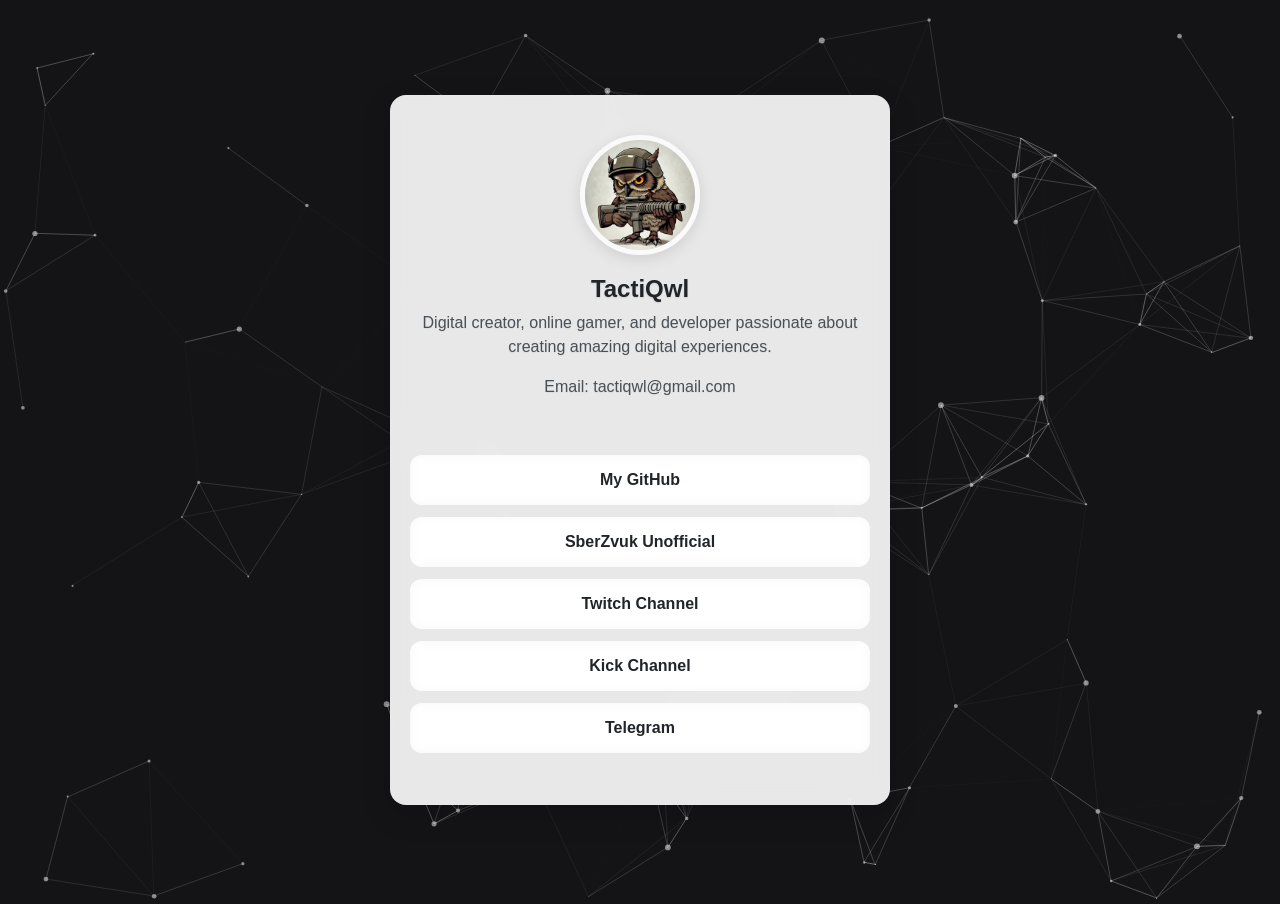
<file: index.html>
<!DOCTYPE html>
<html lang="en">
  <head>
    <meta charset="UTF-8" />
    <meta name="viewport" content="width=device-width, initial-scale=1.0" />
    <title>My LinkTree</title>
    <style>
      * {
        margin: 0;
        padding: 0;
        box-sizing: border-box;
        font-family: "Segoe UI", Tahoma, Geneva, Verdana, sans-serif;
      }

      body {
        background-color: #141416;
        color: #333;
        display: flex;
        justify-content: center;
        align-items: center;
        min-height: 100vh;
        padding: 20px;
        overflow: hidden;
        position: relative;
      }

      #particles-js {
        position: absolute;
        width: 100%;
        height: 100%;
        top: 0;
        left: 0;
        z-index: 1;
      }

      .container {
        width: 100%;
        max-width: 500px;
        text-align: center;
        background-color: rgba(255, 255, 255, 0.9);
        backdrop-filter: blur(10px);
        border-radius: 16px;
        box-shadow: 0 10px 30px rgba(0, 0, 0, 0.15);
        overflow: hidden;
        position: relative;
        z-index: 2;
      }

      .profile-section {
        padding: 40px 20px 20px;
      }

      .profile-img {
        width: 120px;
        height: 120px;
        border-radius: 50%;
        object-fit: cover;
        border: 5px solid rgba(255, 255, 255, 0.8);
        margin-bottom: 16px;
        box-shadow: 0 4px 15px rgba(0, 0, 0, 0.1);
      }

      .name {
        font-size: 24px;
        font-weight: 700;
        margin-bottom: 8px;
        color: #212529;
        text-shadow: 0 1px 2px rgba(0, 0, 0, 0.1);
      }

      .bio {
        font-size: 16px;
        color: #495057;
        margin-bottom: 16px;
        line-height: 1.5;
        text-shadow: 0 1px 1px rgba(0, 0, 0, 0.05);
      }

      .links-section {
        padding: 20px;
      }

      .link-item {
        display: block;
        width: 100%;
        padding: 16px 20px;
        margin-bottom: 12px;
        background-color: rgba(255, 255, 255, 0.7);
        border: none;
        border-radius: 12px;
        font-size: 16px;
        font-weight: 600;
        color: #212529;
        text-decoration: none;
        transition: all 0.3s ease;
        cursor: pointer;
        backdrop-filter: blur(5px);
      }

      .link-item:hover {
        background-color: rgba(255, 255, 255, 0.9);
        transform: translateY(-2px);
        box-shadow: 0 8px 20px rgba(0, 0, 0, 0.12);
      }

      .link-item:last-child {
        margin-bottom: 0;
      }

      .social-icons {
        display: flex;
        justify-content: center;
        gap: 16px;
        padding: 20px;
        border-top: 1px solid rgba(255, 255, 255, 0.3);
      }

      .social-icon {
        width: 40px;
        height: 40px;
        border-radius: 50%;
        background-color: rgba(255, 255, 255, 0.7);
        display: flex;
        align-items: center;
        justify-content: center;
        color: #495057;
        text-decoration: none;
        transition: all 0.3s ease;
        backdrop-filter: blur(5px);
      }

      .social-icon:hover {
        background-color: #0d6efd;
        color: white;
        transform: translateY(-3px);
        box-shadow: 0 4px 12px rgba(0, 0, 0, 0.15);
      }

      @media (max-width: 480px) {
        .container {
          border-radius: 12px;
          background-color: rgba(255, 255, 255, 0.95);
        }

        .profile-img {
          width: 100px;
          height: 100px;
        }

        .name {
          font-size: 20px;
        }

        .bio {
          font-size: 14px;
        }

        .link-item {
          padding: 14px 16px;
          font-size: 15px;
        }
      }
    </style>
  </head>
  <body>
    <script type="text/javascript">function hexToRgb(e){var a=/^#?([a-f\d])([a-f\d])([a-f\d])$/i;e=e.replace(a,function(e,a,t,i){return a+a+t+t+i+i});var t=/^#?([a-f\d]{2})([a-f\d]{2})([a-f\d]{2})$/i.exec(e);return t?{r:parseInt(t[1],16),g:parseInt(t[2],16),b:parseInt(t[3],16)}:null}function clamp(e,a,t){return Math.min(Math.max(e,a),t)}function isInArray(e,a){return a.indexOf(e)>-1}var pJS=function(e,a){var t=document.querySelector("#"+e+" > .particles-js-canvas-el");this.pJS={canvas:{el:t,w:t.offsetWidth,h:t.offsetHeight},particles:{number:{value:400,density:{enable:!0,value_area:800}},color:{value:"#fff"},shape:{type:"circle",stroke:{width:0,color:"#ff0000"},polygon:{nb_sides:5},image:{src:"",width:100,height:100}},opacity:{value:1,random:!1,anim:{enable:!1,speed:2,opacity_min:0,sync:!1}},size:{value:20,random:!1,anim:{enable:!1,speed:20,size_min:0,sync:!1}},line_linked:{enable:!0,distance:100,color:"#fff",opacity:1,width:1},move:{enable:!0,speed:2,direction:"none",random:!1,straight:!1,out_mode:"out",bounce:!1,attract:{enable:!1,rotateX:3e3,rotateY:3e3}},array:[]},interactivity:{detect_on:"canvas",events:{onhover:{enable:!0,mode:"grab"},onclick:{enable:!0,mode:"push"},resize:!0},modes:{grab:{distance:100,line_linked:{opacity:1}},bubble:{distance:200,size:80,duration:.4},repulse:{distance:200,duration:.4},push:{particles_nb:4},remove:{particles_nb:2}},mouse:{}},retina_detect:!1,fn:{interact:{},modes:{},vendors:{}},tmp:{}};var i=this.pJS;a&&Object.deepExtend(i,a),i.tmp.obj={size_value:i.particles.size.value,size_anim_speed:i.particles.size.anim.speed,move_speed:i.particles.move.speed,line_linked_distance:i.particles.line_linked.distance,line_linked_width:i.particles.line_linked.width,mode_grab_distance:i.interactivity.modes.grab.distance,mode_bubble_distance:i.interactivity.modes.bubble.distance,mode_bubble_size:i.interactivity.modes.bubble.size,mode_repulse_distance:i.interactivity.modes.repulse.distance},i.fn.retinaInit=function(){i.retina_detect&&window.devicePixelRatio>1?(i.canvas.pxratio=window.devicePixelRatio,i.tmp.retina=!0):(i.canvas.pxratio=1,i.tmp.retina=!1),i.canvas.w=i.canvas.el.offsetWidth*i.canvas.pxratio,i.canvas.h=i.canvas.el.offsetHeight*i.canvas.pxratio,i.particles.size.value=i.tmp.obj.size_value*i.canvas.pxratio,i.particles.size.anim.speed=i.tmp.obj.size_anim_speed*i.canvas.pxratio,i.particles.move.speed=i.tmp.obj.move_speed*i.canvas.pxratio,i.particles.line_linked.distance=i.tmp.obj.line_linked_distance*i.canvas.pxratio,i.interactivity.modes.grab.distance=i.tmp.obj.mode_grab_distance*i.canvas.pxratio,i.interactivity.modes.bubble.distance=i.tmp.obj.mode_bubble_distance*i.canvas.pxratio,i.particles.line_linked.width=i.tmp.obj.line_linked_width*i.canvas.pxratio,i.interactivity.modes.bubble.size=i.tmp.obj.mode_bubble_size*i.canvas.pxratio,i.interactivity.modes.repulse.distance=i.tmp.obj.mode_repulse_distance*i.canvas.pxratio},i.fn.canvasInit=function(){i.canvas.ctx=i.canvas.el.getContext("2d")},i.fn.canvasSize=function(){i.canvas.el.width=i.canvas.w,i.canvas.el.height=i.canvas.h,i&&i.interactivity.events.resize&&window.addEventListener("resize",function(){i.canvas.w=i.canvas.el.offsetWidth,i.canvas.h=i.canvas.el.offsetHeight,i.tmp.retina&&(i.canvas.w*=i.canvas.pxratio,i.canvas.h*=i.canvas.pxratio),i.canvas.el.width=i.canvas.w,i.canvas.el.height=i.canvas.h,i.particles.move.enable||(i.fn.particlesEmpty(),i.fn.particlesCreate(),i.fn.particlesDraw(),i.fn.vendors.densityAutoParticles()),i.fn.vendors.densityAutoParticles()})},i.fn.canvasPaint=function(){i.canvas.ctx.fillRect(0,0,i.canvas.w,i.canvas.h)},i.fn.canvasClear=function(){i.canvas.ctx.clearRect(0,0,i.canvas.w,i.canvas.h)},i.fn.particle=function(e,a,t){if(this.radius=(i.particles.size.random?Math.random():1)*i.particles.size.value,i.particles.size.anim.enable&&(this.size_status=!1,this.vs=i.particles.size.anim.speed/100,i.particles.size.anim.sync||(this.vs=this.vs*Math.random())),this.x=t?t.x:Math.random()*i.canvas.w,this.y=t?t.y:Math.random()*i.canvas.h,this.x>i.canvas.w-2*this.radius?this.x=this.x-this.radius:this.x<2*this.radius&&(this.x=this.x+this.radius),this.y>i.canvas.h-2*this.radius?this.y=this.y-this.radius:this.y<2*this.radius&&(this.y=this.y+this.radius),i.particles.move.bounce&&i.fn.vendors.checkOverlap(this,t),this.color={},"object"==typeof e.value)if(e.value instanceof Array){var s=e.value[Math.floor(Math.random()*i.particles.color.value.length)];this.color.rgb=hexToRgb(s)}else void 0!=e.value.r&&void 0!=e.value.g&&void 0!=e.value.b&&(this.color.rgb={r:e.value.r,g:e.value.g,b:e.value.b}),void 0!=e.value.h&&void 0!=e.value.s&&void 0!=e.value.l&&(this.color.hsl={h:e.value.h,s:e.value.s,l:e.value.l});else"random"==e.value?this.color.rgb={r:Math.floor(256*Math.random())+0,g:Math.floor(256*Math.random())+0,b:Math.floor(256*Math.random())+0}:"string"==typeof e.value&&(this.color=e,this.color.rgb=hexToRgb(this.color.value));this.opacity=(i.particles.opacity.random?Math.random():1)*i.particles.opacity.value,i.particles.opacity.anim.enable&&(this.opacity_status=!1,this.vo=i.particles.opacity.anim.speed/100,i.particles.opacity.anim.sync||(this.vo=this.vo*Math.random()));var n={};switch(i.particles.move.direction){case"top":n={x:0,y:-1};break;case"top-right":n={x:.5,y:-.5};break;case"right":n={x:1,y:-0};break;case"bottom-right":n={x:.5,y:.5};break;case"bottom":n={x:0,y:1};break;case"bottom-left":n={x:-.5,y:1};break;case"left":n={x:-1,y:0};break;case"top-left":n={x:-.5,y:-.5};break;default:n={x:0,y:0}}i.particles.move.straight?(this.vx=n.x,this.vy=n.y,i.particles.move.random&&(this.vx=this.vx*Math.random(),this.vy=this.vy*Math.random())):(this.vx=n.x+Math.random()-.5,this.vy=n.y+Math.random()-.5),this.vx_i=this.vx,this.vy_i=this.vy;var r=i.particles.shape.type;if("object"==typeof r){if(r instanceof Array){var c=r[Math.floor(Math.random()*r.length)];this.shape=c}}else this.shape=r;if("image"==this.shape){var o=i.particles.shape;this.img={src:o.image.src,ratio:o.image.width/o.image.height},this.img.ratio||(this.img.ratio=1),"svg"==i.tmp.img_type&&void 0!=i.tmp.source_svg&&(i.fn.vendors.createSvgImg(this),i.tmp.pushing&&(this.img.loaded=!1))}},i.fn.particle.prototype.draw=function(){function e(){i.canvas.ctx.drawImage(r,a.x-t,a.y-t,2*t,2*t/a.img.ratio)}var a=this;if(void 0!=a.radius_bubble)var t=a.radius_bubble;else var t=a.radius;if(void 0!=a.opacity_bubble)var s=a.opacity_bubble;else var s=a.opacity;if(a.color.rgb)var n="rgba("+a.color.rgb.r+","+a.color.rgb.g+","+a.color.rgb.b+","+s+")";else var n="hsla("+a.color.hsl.h+","+a.color.hsl.s+"%,"+a.color.hsl.l+"%,"+s+")";switch(i.canvas.ctx.fillStyle=n,i.canvas.ctx.beginPath(),a.shape){case"circle":i.canvas.ctx.arc(a.x,a.y,t,0,2*Math.PI,!1);break;case"edge":i.canvas.ctx.rect(a.x-t,a.y-t,2*t,2*t);break;case"triangle":i.fn.vendors.drawShape(i.canvas.ctx,a.x-t,a.y+t/1.66,2*t,3,2);break;case"polygon":i.fn.vendors.drawShape(i.canvas.ctx,a.x-t/(i.particles.shape.polygon.nb_sides/3.5),a.y-t/.76,2.66*t/(i.particles.shape.polygon.nb_sides/3),i.particles.shape.polygon.nb_sides,1);break;case"star":i.fn.vendors.drawShape(i.canvas.ctx,a.x-2*t/(i.particles.shape.polygon.nb_sides/4),a.y-t/1.52,2*t*2.66/(i.particles.shape.polygon.nb_sides/3),i.particles.shape.polygon.nb_sides,2);break;case"image":if("svg"==i.tmp.img_type)var r=a.img.obj;else var r=i.tmp.img_obj;r&&e()}i.canvas.ctx.closePath(),i.particles.shape.stroke.width>0&&(i.canvas.ctx.strokeStyle=i.particles.shape.stroke.color,i.canvas.ctx.lineWidth=i.particles.shape.stroke.width,i.canvas.ctx.stroke()),i.canvas.ctx.fill()},i.fn.particlesCreate=function(){for(var e=0;e<i.particles.number.value;e++)i.particles.array.push(new i.fn.particle(i.particles.color,i.particles.opacity.value))},i.fn.particlesUpdate=function(){for(var e=0;e<i.particles.array.length;e++){var a=i.particles.array[e];if(i.particles.move.enable){var t=i.particles.move.speed/2;a.x+=a.vx*t,a.y+=a.vy*t}if(i.particles.opacity.anim.enable&&(1==a.opacity_status?(a.opacity>=i.particles.opacity.value&&(a.opacity_status=!1),a.opacity+=a.vo):(a.opacity<=i.particles.opacity.anim.opacity_min&&(a.opacity_status=!0),a.opacity-=a.vo),a.opacity<0&&(a.opacity=0)),i.particles.size.anim.enable&&(1==a.size_status?(a.radius>=i.particles.size.value&&(a.size_status=!1),a.radius+=a.vs):(a.radius<=i.particles.size.anim.size_min&&(a.size_status=!0),a.radius-=a.vs),a.radius<0&&(a.radius=0)),"bounce"==i.particles.move.out_mode)var s={x_left:a.radius,x_right:i.canvas.w,y_top:a.radius,y_bottom:i.canvas.h};else var s={x_left:-a.radius,x_right:i.canvas.w+a.radius,y_top:-a.radius,y_bottom:i.canvas.h+a.radius};switch(a.x-a.radius>i.canvas.w?(a.x=s.x_left,a.y=Math.random()*i.canvas.h):a.x+a.radius<0&&(a.x=s.x_right,a.y=Math.random()*i.canvas.h),a.y-a.radius>i.canvas.h?(a.y=s.y_top,a.x=Math.random()*i.canvas.w):a.y+a.radius<0&&(a.y=s.y_bottom,a.x=Math.random()*i.canvas.w),i.particles.move.out_mode){case"bounce":a.x+a.radius>i.canvas.w?a.vx=-a.vx:a.x-a.radius<0&&(a.vx=-a.vx),a.y+a.radius>i.canvas.h?a.vy=-a.vy:a.y-a.radius<0&&(a.vy=-a.vy)}if(isInArray("grab",i.interactivity.events.onhover.mode)&&i.fn.modes.grabParticle(a),(isInArray("bubble",i.interactivity.events.onhover.mode)||isInArray("bubble",i.interactivity.events.onclick.mode))&&i.fn.modes.bubbleParticle(a),(isInArray("repulse",i.interactivity.events.onhover.mode)||isInArray("repulse",i.interactivity.events.onclick.mode))&&i.fn.modes.repulseParticle(a),i.particles.line_linked.enable||i.particles.move.attract.enable)for(var n=e+1;n<i.particles.array.length;n++){var r=i.particles.array[n];i.particles.line_linked.enable&&i.fn.interact.linkParticles(a,r),i.particles.move.attract.enable&&i.fn.interact.attractParticles(a,r),i.particles.move.bounce&&i.fn.interact.bounceParticles(a,r)}}},i.fn.particlesDraw=function(){i.canvas.ctx.clearRect(0,0,i.canvas.w,i.canvas.h),i.fn.particlesUpdate();for(var e=0;e<i.particles.array.length;e++){var a=i.particles.array[e];a.draw()}},i.fn.particlesEmpty=function(){i.particles.array=[]},i.fn.particlesRefresh=function(){cancelRequestAnimFrame(i.fn.checkAnimFrame),cancelRequestAnimFrame(i.fn.drawAnimFrame),i.tmp.source_svg=void 0,i.tmp.img_obj=void 0,i.tmp.count_svg=0,i.fn.particlesEmpty(),i.fn.canvasClear(),i.fn.vendors.start()},i.fn.interact.linkParticles=function(e,a){var t=e.x-a.x,s=e.y-a.y,n=Math.sqrt(t*t+s*s);if(n<=i.particles.line_linked.distance){var r=i.particles.line_linked.opacity-n/(1/i.particles.line_linked.opacity)/i.particles.line_linked.distance;if(r>0){var c=i.particles.line_linked.color_rgb_line;i.canvas.ctx.strokeStyle="rgba("+c.r+","+c.g+","+c.b+","+r+")",i.canvas.ctx.lineWidth=i.particles.line_linked.width,i.canvas.ctx.beginPath(),i.canvas.ctx.moveTo(e.x,e.y),i.canvas.ctx.lineTo(a.x,a.y),i.canvas.ctx.stroke(),i.canvas.ctx.closePath()}}},i.fn.interact.attractParticles=function(e,a){var t=e.x-a.x,s=e.y-a.y,n=Math.sqrt(t*t+s*s);if(n<=i.particles.line_linked.distance){var r=t/(1e3*i.particles.move.attract.rotateX),c=s/(1e3*i.particles.move.attract.rotateY);e.vx-=r,e.vy-=c,a.vx+=r,a.vy+=c}},i.fn.interact.bounceParticles=function(e,a){var t=e.x-a.x,i=e.y-a.y,s=Math.sqrt(t*t+i*i),n=e.radius+a.radius;n>=s&&(e.vx=-e.vx,e.vy=-e.vy,a.vx=-a.vx,a.vy=-a.vy)},i.fn.modes.pushParticles=function(e,a){i.tmp.pushing=!0;for(var t=0;e>t;t++)i.particles.array.push(new i.fn.particle(i.particles.color,i.particles.opacity.value,{x:a?a.pos_x:Math.random()*i.canvas.w,y:a?a.pos_y:Math.random()*i.canvas.h})),t==e-1&&(i.particles.move.enable||i.fn.particlesDraw(),i.tmp.pushing=!1)},i.fn.modes.removeParticles=function(e){i.particles.array.splice(0,e),i.particles.move.enable||i.fn.particlesDraw()},i.fn.modes.bubbleParticle=function(e){function a(){e.opacity_bubble=e.opacity,e.radius_bubble=e.radius}function t(a,t,s,n,c){if(a!=t)if(i.tmp.bubble_duration_end){if(void 0!=s){var o=n-p*(n-a)/i.interactivity.modes.bubble.duration,l=a-o;d=a+l,"size"==c&&(e.radius_bubble=d),"opacity"==c&&(e.opacity_bubble=d)}}else if(r<=i.interactivity.modes.bubble.distance){if(void 0!=s)var v=s;else var v=n;if(v!=a){var d=n-p*(n-a)/i.interactivity.modes.bubble.duration;"size"==c&&(e.radius_bubble=d),"opacity"==c&&(e.opacity_bubble=d)}}else"size"==c&&(e.radius_bubble=void 0),"opacity"==c&&(e.opacity_bubble=void 0)}if(i.interactivity.events.onhover.enable&&isInArray("bubble",i.interactivity.events.onhover.mode)){var s=e.x-i.interactivity.mouse.pos_x,n=e.y-i.interactivity.mouse.pos_y,r=Math.sqrt(s*s+n*n),c=1-r/i.interactivity.modes.bubble.distance;if(r<=i.interactivity.modes.bubble.distance){if(c>=0&&"mousemove"==i.interactivity.status){if(i.interactivity.modes.bubble.size!=i.particles.size.value)if(i.interactivity.modes.bubble.size>i.particles.size.value){var o=e.radius+i.interactivity.modes.bubble.size*c;o>=0&&(e.radius_bubble=o)}else{var l=e.radius-i.interactivity.modes.bubble.size,o=e.radius-l*c;o>0?e.radius_bubble=o:e.radius_bubble=0}if(i.interactivity.modes.bubble.opacity!=i.particles.opacity.value)if(i.interactivity.modes.bubble.opacity>i.particles.opacity.value){var v=i.interactivity.modes.bubble.opacity*c;v>e.opacity&&v<=i.interactivity.modes.bubble.opacity&&(e.opacity_bubble=v)}else{var v=e.opacity-(i.particles.opacity.value-i.interactivity.modes.bubble.opacity)*c;v<e.opacity&&v>=i.interactivity.modes.bubble.opacity&&(e.opacity_bubble=v)}}}else a();"mouseleave"==i.interactivity.status&&a()}else if(i.interactivity.events.onclick.enable&&isInArray("bubble",i.interactivity.events.onclick.mode)){if(i.tmp.bubble_clicking){var s=e.x-i.interactivity.mouse.click_pos_x,n=e.y-i.interactivity.mouse.click_pos_y,r=Math.sqrt(s*s+n*n),p=((new Date).getTime()-i.interactivity.mouse.click_time)/1e3;p>i.interactivity.modes.bubble.duration&&(i.tmp.bubble_duration_end=!0),p>2*i.interactivity.modes.bubble.duration&&(i.tmp.bubble_clicking=!1,i.tmp.bubble_duration_end=!1)}i.tmp.bubble_clicking&&(t(i.interactivity.modes.bubble.size,i.particles.size.value,e.radius_bubble,e.radius,"size"),t(i.interactivity.modes.bubble.opacity,i.particles.opacity.value,e.opacity_bubble,e.opacity,"opacity"))}},i.fn.modes.repulseParticle=function(e){function a(){var a=Math.atan2(d,p);if(e.vx=u*Math.cos(a),e.vy=u*Math.sin(a),"bounce"==i.particles.move.out_mode){var t={x:e.x+e.vx,y:e.y+e.vy};t.x+e.radius>i.canvas.w?e.vx=-e.vx:t.x-e.radius<0&&(e.vx=-e.vx),t.y+e.radius>i.canvas.h?e.vy=-e.vy:t.y-e.radius<0&&(e.vy=-e.vy)}}if(i.interactivity.events.onhover.enable&&isInArray("repulse",i.interactivity.events.onhover.mode)&&"mousemove"==i.interactivity.status){var t=e.x-i.interactivity.mouse.pos_x,s=e.y-i.interactivity.mouse.pos_y,n=Math.sqrt(t*t+s*s),r={x:t/n,y:s/n},c=i.interactivity.modes.repulse.distance,o=100,l=clamp(1/c*(-1*Math.pow(n/c,2)+1)*c*o,0,50),v={x:e.x+r.x*l,y:e.y+r.y*l};"bounce"==i.particles.move.out_mode?(v.x-e.radius>0&&v.x+e.radius<i.canvas.w&&(e.x=v.x),v.y-e.radius>0&&v.y+e.radius<i.canvas.h&&(e.y=v.y)):(e.x=v.x,e.y=v.y)}else if(i.interactivity.events.onclick.enable&&isInArray("repulse",i.interactivity.events.onclick.mode))if(i.tmp.repulse_finish||(i.tmp.repulse_count++,i.tmp.repulse_count==i.particles.array.length&&(i.tmp.repulse_finish=!0)),i.tmp.repulse_clicking){var c=Math.pow(i.interactivity.modes.repulse.distance/6,3),p=i.interactivity.mouse.click_pos_x-e.x,d=i.interactivity.mouse.click_pos_y-e.y,m=p*p+d*d,u=-c/m*1;c>=m&&a()}else 0==i.tmp.repulse_clicking&&(e.vx=e.vx_i,e.vy=e.vy_i)},i.fn.modes.grabParticle=function(e){if(i.interactivity.events.onhover.enable&&"mousemove"==i.interactivity.status){var a=e.x-i.interactivity.mouse.pos_x,t=e.y-i.interactivity.mouse.pos_y,s=Math.sqrt(a*a+t*t);if(s<=i.interactivity.modes.grab.distance){var n=i.interactivity.modes.grab.line_linked.opacity-s/(1/i.interactivity.modes.grab.line_linked.opacity)/i.interactivity.modes.grab.distance;if(n>0){var r=i.particles.line_linked.color_rgb_line;i.canvas.ctx.strokeStyle="rgba("+r.r+","+r.g+","+r.b+","+n+")",i.canvas.ctx.lineWidth=i.particles.line_linked.width,i.canvas.ctx.beginPath(),i.canvas.ctx.moveTo(e.x,e.y),i.canvas.ctx.lineTo(i.interactivity.mouse.pos_x,i.interactivity.mouse.pos_y),i.canvas.ctx.stroke(),i.canvas.ctx.closePath()}}}},i.fn.vendors.eventsListeners=function(){"window"==i.interactivity.detect_on?i.interactivity.el=window:i.interactivity.el=i.canvas.el,(i.interactivity.events.onhover.enable||i.interactivity.events.onclick.enable)&&(i.interactivity.el.addEventListener("mousemove",function(e){if(i.interactivity.el==window)var a=e.clientX,t=e.clientY;else var a=e.offsetX||e.clientX,t=e.offsetY||e.clientY;i.interactivity.mouse.pos_x=a,i.interactivity.mouse.pos_y=t,i.tmp.retina&&(i.interactivity.mouse.pos_x*=i.canvas.pxratio,i.interactivity.mouse.pos_y*=i.canvas.pxratio),i.interactivity.status="mousemove"}),i.interactivity.el.addEventListener("mouseleave",function(e){i.interactivity.mouse.pos_x=null,i.interactivity.mouse.pos_y=null,i.interactivity.status="mouseleave"})),i.interactivity.events.onclick.enable&&i.interactivity.el.addEventListener("click",function(){if(i.interactivity.mouse.click_pos_x=i.interactivity.mouse.pos_x,i.interactivity.mouse.click_pos_y=i.interactivity.mouse.pos_y,i.interactivity.mouse.click_time=(new Date).getTime(),i.interactivity.events.onclick.enable)switch(i.interactivity.events.onclick.mode){case"push":i.particles.move.enable?i.fn.modes.pushParticles(i.interactivity.modes.push.particles_nb,i.interactivity.mouse):1==i.interactivity.modes.push.particles_nb?i.fn.modes.pushParticles(i.interactivity.modes.push.particles_nb,i.interactivity.mouse):i.interactivity.modes.push.particles_nb>1&&i.fn.modes.pushParticles(i.interactivity.modes.push.particles_nb);break;case"remove":i.fn.modes.removeParticles(i.interactivity.modes.remove.particles_nb);break;case"bubble":i.tmp.bubble_clicking=!0;break;case"repulse":i.tmp.repulse_clicking=!0,i.tmp.repulse_count=0,i.tmp.repulse_finish=!1,setTimeout(function(){i.tmp.repulse_clicking=!1},1e3*i.interactivity.modes.repulse.duration)}})},i.fn.vendors.densityAutoParticles=function(){if(i.particles.number.density.enable){var e=i.canvas.el.width*i.canvas.el.height/1e3;i.tmp.retina&&(e/=2*i.canvas.pxratio);var a=e*i.particles.number.value/i.particles.number.density.value_area,t=i.particles.array.length-a;0>t?i.fn.modes.pushParticles(Math.abs(t)):i.fn.modes.removeParticles(t)}},i.fn.vendors.checkOverlap=function(e,a){for(var t=0;t<i.particles.array.length;t++){var s=i.particles.array[t],n=e.x-s.x,r=e.y-s.y,c=Math.sqrt(n*n+r*r);c<=e.radius+s.radius&&(e.x=a?a.x:Math.random()*i.canvas.w,e.y=a?a.y:Math.random()*i.canvas.h,i.fn.vendors.checkOverlap(e))}},i.fn.vendors.createSvgImg=function(e){var a=i.tmp.source_svg,t=/#([0-9A-F]{3,6})/gi,s=a.replace(t,function(a,t,i,s){if(e.color.rgb)var n="rgba("+e.color.rgb.r+","+e.color.rgb.g+","+e.color.rgb.b+","+e.opacity+")";else var n="hsla("+e.color.hsl.h+","+e.color.hsl.s+"%,"+e.color.hsl.l+"%,"+e.opacity+")";return n}),n=new Blob([s],{type:"image/svg+xml;charset=utf-8"}),r=window.URL||window.webkitURL||window,c=r.createObjectURL(n),o=new Image;o.addEventListener("load",function(){e.img.obj=o,e.img.loaded=!0,r.revokeObjectURL(c),i.tmp.count_svg++}),o.src=c},i.fn.vendors.destroypJS=function(){cancelAnimationFrame(i.fn.drawAnimFrame),t.remove(),pJSDom=null},i.fn.vendors.drawShape=function(e,a,t,i,s,n){var r=s*n,c=s/n,o=180*(c-2)/c,l=Math.PI-Math.PI*o/180;e.save(),e.beginPath(),e.translate(a,t),e.moveTo(0,0);for(var v=0;r>v;v++)e.lineTo(i,0),e.translate(i,0),e.rotate(l);e.fill(),e.restore()},i.fn.vendors.exportImg=function(){window.open(i.canvas.el.toDataURL("image/png"),"_blank")},i.fn.vendors.loadImg=function(e){if(i.tmp.img_error=void 0,""!=i.particles.shape.image.src)if("svg"==e){var a=new XMLHttpRequest;a.open("GET",i.particles.shape.image.src),a.onreadystatechange=function(e){4==a.readyState&&(200==a.status?(i.tmp.source_svg=e.currentTarget.response,i.fn.vendors.checkBeforeDraw()):(console.log("Error pJS - Image not found"),i.tmp.img_error=!0))},a.send()}else{var t=new Image;t.addEventListener("load",function(){i.tmp.img_obj=t,i.fn.vendors.checkBeforeDraw()}),t.src=i.particles.shape.image.src}else console.log("Error pJS - No image.src"),i.tmp.img_error=!0},i.fn.vendors.draw=function(){"image"==i.particles.shape.type?"svg"==i.tmp.img_type?i.tmp.count_svg>=i.particles.number.value?(i.fn.particlesDraw(),i.particles.move.enable?i.fn.drawAnimFrame=requestAnimFrame(i.fn.vendors.draw):cancelRequestAnimFrame(i.fn.drawAnimFrame)):i.tmp.img_error||(i.fn.drawAnimFrame=requestAnimFrame(i.fn.vendors.draw)):void 0!=i.tmp.img_obj?(i.fn.particlesDraw(),i.particles.move.enable?i.fn.drawAnimFrame=requestAnimFrame(i.fn.vendors.draw):cancelRequestAnimFrame(i.fn.drawAnimFrame)):i.tmp.img_error||(i.fn.drawAnimFrame=requestAnimFrame(i.fn.vendors.draw)):(i.fn.particlesDraw(),i.particles.move.enable?i.fn.drawAnimFrame=requestAnimFrame(i.fn.vendors.draw):cancelRequestAnimFrame(i.fn.drawAnimFrame))},i.fn.vendors.checkBeforeDraw=function(){"image"==i.particles.shape.type?"svg"==i.tmp.img_type&&void 0==i.tmp.source_svg?i.tmp.checkAnimFrame=requestAnimFrame(check):(cancelRequestAnimFrame(i.tmp.checkAnimFrame),i.tmp.img_error||(i.fn.vendors.init(),i.fn.vendors.draw())):(i.fn.vendors.init(),i.fn.vendors.draw())},i.fn.vendors.init=function(){i.fn.retinaInit(),i.fn.canvasInit(),i.fn.canvasSize(),i.fn.canvasPaint(),i.fn.particlesCreate(),i.fn.vendors.densityAutoParticles(),i.particles.line_linked.color_rgb_line=hexToRgb(i.particles.line_linked.color)},i.fn.vendors.start=function(){isInArray("image",i.particles.shape.type)?(i.tmp.img_type=i.particles.shape.image.src.substr(i.particles.shape.image.src.length-3),i.fn.vendors.loadImg(i.tmp.img_type)):i.fn.vendors.checkBeforeDraw()},i.fn.vendors.eventsListeners(),i.fn.vendors.start()};Object.deepExtend=function(e,a){for(var t in a)a[t]&&a[t].constructor&&a[t].constructor===Object?(e[t]=e[t]||{},arguments.callee(e[t],a[t])):e[t]=a[t];return e},window.requestAnimFrame=function(){return window.requestAnimationFrame||window.webkitRequestAnimationFrame||window.mozRequestAnimationFrame||window.oRequestAnimationFrame||window.msRequestAnimationFrame||function(e){window.setTimeout(e,1e3/60)}}(),window.cancelRequestAnimFrame=function(){return window.cancelAnimationFrame||window.webkitCancelRequestAnimationFrame||window.mozCancelRequestAnimationFrame||window.oCancelRequestAnimationFrame||window.msCancelRequestAnimationFrame||clearTimeout}(),window.pJSDom=[],window.particlesJS=function(e,a){"string"!=typeof e&&(a=e,e="particles-js"),e||(e="particles-js");var t=document.getElementById(e),i="particles-js-canvas-el",s=t.getElementsByClassName(i);if(s.length)for(;s.length>0;)t.removeChild(s[0]);var n=document.createElement("canvas");n.className=i,n.style.width="100%",n.style.height="100%";var r=document.getElementById(e).appendChild(n);null!=r&&pJSDom.push(new pJS(e,a))},window.particlesJS.load=function(e,a,t){var i=new XMLHttpRequest;i.open("GET",a),i.onreadystatechange=function(a){if(4==i.readyState)if(200==i.status){var s=JSON.parse(a.currentTarget.response);window.particlesJS(e,s),t&&t()}else console.log("Error pJS - XMLHttpRequest status: "+i.status),console.log("Error pJS - File config not found")},i.send()};</script>
    <script>
      document.addEventListener("DOMContentLoaded", function () {
        particlesJS("particles-js", {
          particles: {
            number: {
              value: 80,
              density: {
                enable: true,
                value_area: 800,
              },
            },
            color: {
              value: "#ffffff",
            },
            shape: {
              type: "circle",
              stroke: {
                width: 0,
                color: "#000000",
              },
              polygon: {
                nb_sides: 5,
              },
              image: {
                src: "img/github.svg",
                width: 100,
                height: 100,
              },
            },
            opacity: {
              value: 0.5,
              random: false,
              anim: {
                enable: false,
                speed: 1,
                opacity_min: 0.1,
                sync: false,
              },
            },
            size: {
              value: 3,
              random: true,
              anim: {
                enable: false,
                speed: 40,
                size_min: 0.1,
                sync: false,
              },
            },
            line_linked: {
              enable: true,
              distance: 150,
              color: "#ffffff",
              opacity: 0.4,
              width: 1,
            },
            move: {
              enable: true,
              speed: 2,
              direction: "none",
              random: true,
              straight: false,
              out_mode: "bounce",
              bounce: false,
              attract: {
                enable: true,
                rotateX: 600,
                rotateY: 1200,
              },
            },
          },
          interactivity: {
            detect_on: "canvas",
            events: {
              onhover: {
                enable: true,
                mode: "grab",
              },
              onclick: {
                enable: false,
                mode: "push",
              },
              resize: true,
            },
            modes: {
              grab: {
                distance: 400,
                line_linked: {
                  opacity: 1,
                },
              },
              bubble: {
                distance: 400,
                size: 40,
                duration: 2,
                opacity: 8,
                speed: 3,
              },
              repulse: {
                distance: 200,
                duration: 0.4,
              },
              push: {
                particles_nb: 4,
              },
              remove: {
                particles_nb: 2,
              },
            },
          },
          retina_detect: true,
        });
      });
    </script>
    <div id="particles-js"></div>
    
    <div class="container">
      <div class="profile-section">
        <img
          src="[data-uri]
"
          alt="Profile Photo"
          class="profile-img"
        />
        <h1 class="name">TactiQwl</h1>
        <p class="bio">
          Digital creator, online gamer, and developer passionate about creating
          amazing digital experiences.
        </p>
        <p class="bio">Email: tactiqwl@gmail.com</p>
      </div>

      <div class="links-section">
        <a href="https://github.com/unkaid2208" class="link-item">My GitHub</a>
        <a href="https://tactiqwl.github.io/sberzvuk/" class="link-item">SberZvuk Unofficial</a>
        <a href="https://www.twitch.tv/tactiqwl" class="link-item">Twitch Channel</a>
        <a href="https://kick.com/tactiqwl" class="link-item">Kick Channel</a>
        <a href="https://t.me/ox8ooo4oo5" class="link-item">Telegram</a>
      </div>
      <div style="margin-bottom: 32px;"></div>
  </body>
</html>
</file>
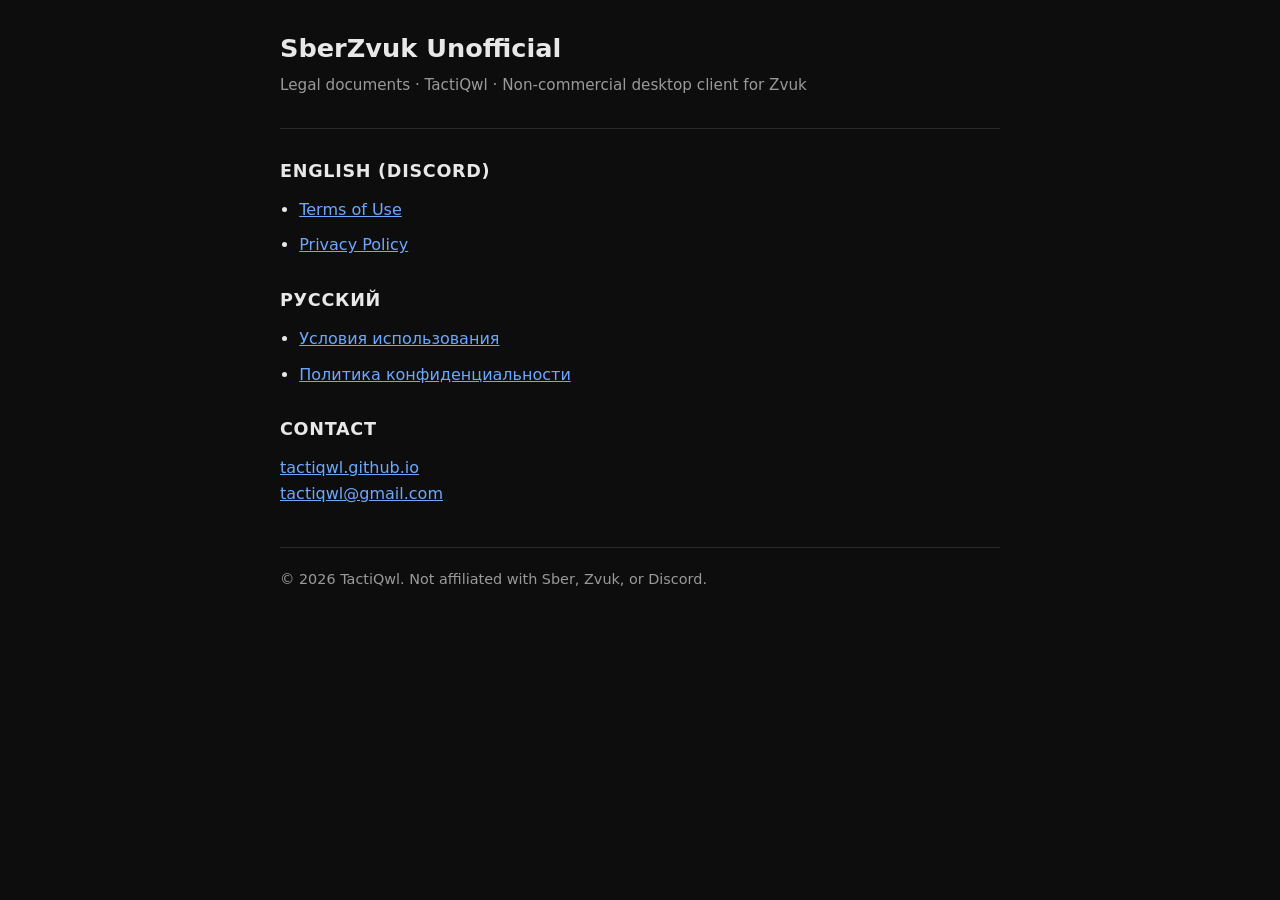
<file: sberzvuk/index.html>
<!DOCTYPE html>
<html lang="en">
<head>
  <meta charset="utf-8">
  <meta name="viewport" content="width=device-width, initial-scale=1">
  <title>SberZvuk — Legal</title>
  <link rel="stylesheet" href="style.css">
</head>
<body>
  <div class="wrap">
    <header>
      <h1>SberZvuk Unofficial</h1>
      <p class="meta">Legal documents · TactiQwl · Non-commercial desktop client for Zvuk</p>
    </header>

    <h2>English (Discord)</h2>
    <ul>
      <li><a href="terms-en.html">Terms of Use</a></li>
      <li><a href="privacy-en.html">Privacy Policy</a></li>
    </ul>

    <h2>Русский</h2>
    <ul>
      <li><a href="terms.html">Условия использования</a></li>
      <li><a href="privacy.html">Политика конфиденциальности</a></li>
    </ul>

    <h2>Contact</h2>
    <p>
      <a href="https://tactiqwl.github.io/">tactiqwl.github.io</a><br>
      <a href="mailto:tactiqwl@gmail.com">tactiqwl@gmail.com</a>
    </p>

    <footer>© 2026 TactiQwl. Not affiliated with Sber, Zvuk, or Discord.</footer>
  </div>
</body>
</html>
</file>
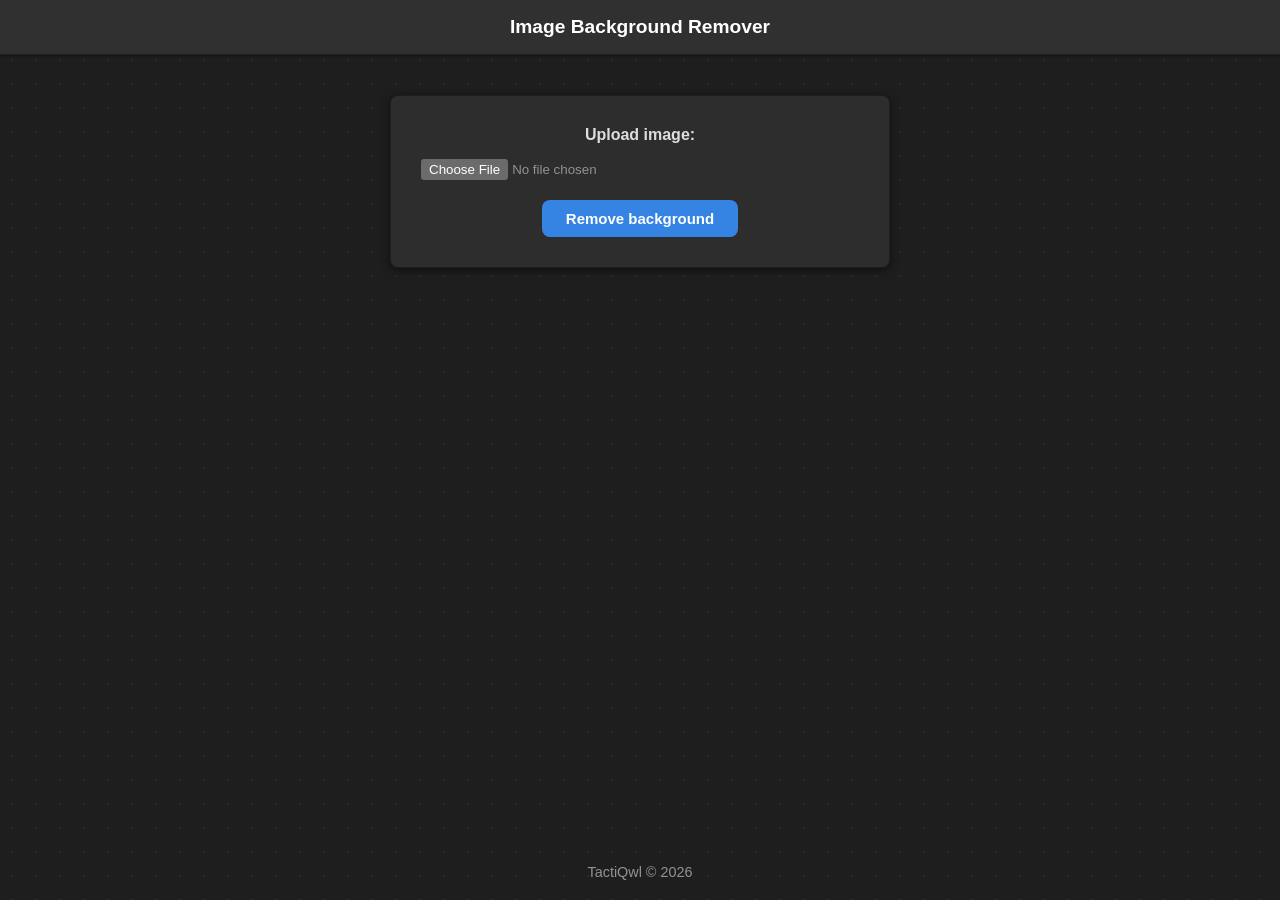
<file: bg-remover.html>
<!DOCTYPE html>
<html lang="ru">
<head>
  <meta charset="UTF-8">
  <meta name="viewport" content="width=device-width, initial-scale=1.0">
  <title>Background Remover</title>
  <style>
    :root {
      --radius: 8px;
      --shadow: 0 2px 8px rgba(0, 0, 0, 0.5);
      --primary: #2ec27e; 
      --accent: #3584e4;  
      --bg-color: #1e1e1e;
      --bg-pattern: radial-gradient(#2b2b2b 1px, transparent 1px);
      --bg-size: 24px 24px;
      --surface: #2d2d2d;  
      --header-bg: #303030;
      --border: #1e1e1e;
      --text-main: #dedede;
      --text-muted: #929292;
    }

    html {
      color-scheme: dark;
    }

    * {
      box-sizing: border-box;
      margin: 0;
      padding: 0;
    }

    body {
      font-family: Verdana, Geneva, Tahoma, sans-serif;
      background-color: var(--bg-color);
      background-image: var(--bg-pattern);
      background-size: var(--bg-size);
      min-height: 100vh;
      display: flex;
      flex-direction: column;
      color: var(--text-main);
    }

    header {
      background: var(--header-bg);
      color: #fff;
      padding: 16px;
      text-align: center;
      font-size: 1.2rem;
      font-weight: bold;
      border-bottom: 1px solid var(--border);
      box-shadow: 0 1px 2px rgba(0,0,0,0.3);
    }

    main {
      flex: 1;
      display: flex;
      flex-direction: column;
      align-items: center;
      padding: 40px 20px;
    }

    .card {
      background: var(--surface);
      padding: 30px;
      border-radius: var(--radius);
      box-shadow: var(--shadow);
      text-align: center;
      max-width: 500px;
      width: 100%;
      border: 1px solid var(--border); 
    }

    label {
      display: block;
      margin-bottom: 15px;
      font-weight: bold;
      color: var(--text-main);
    }

    input[type="file"] {
      margin-bottom: 20px;
      display: block;
      width: 100%;
      color: var(--text-muted);
    }

    .btn {
      display: inline-block;
      padding: 10px 24px;
      background: var(--accent);
      color: #fff;
      border: none;
      border-radius: var(--radius);
      font-size: 15px;
      font-weight: bold;
      cursor: pointer;
      text-decoration: none;
      transition: background 0.15s ease;
      font-family: inherit;
    }

    .btn:hover:not(:disabled) {
      background: #4b8fe3; 
    }

    .btn:active:not(:disabled) {
      background: #2666b5; 
    }

    .btn:disabled {
      opacity: 0.5;
      cursor: not-allowed;
    }

    .btn.download {
      margin-top: 20px;
      background: var(--primary);
    }

    .btn.download:hover:not(:disabled) {
      background: #57d48f;
    }

    .btn.download:active:not(:disabled) {
      background: #26a269;
    }

    #result {
      margin-top: 30px;
      text-align: center;
      max-width: 100%;
    }

    #result img {
      max-width: 100%;
      height: auto;
      border-radius: var(--radius);
      box-shadow: var(--shadow);
      border: 1px solid var(--border);
      background: repeating-conic-gradient(#2a2a2a 0% 25%, #333 0% 50%) 0 0 / 20px 20px;
    }

    .error {
      color: #e01b24;
      font-weight: bold;
    }

    footer {
      text-align: center;
      padding: 20px;
      color: var(--text-muted);
      font-size: 0.9rem;
    }
  </style>
</head>
<body>

  <header>Image Background Remover</header>

  <main>
    <div class="card">
      <label for="file">Upload image:</label>
      <input type="file" id="file" accept="image/*">
      <button id="btn" class="btn" onclick="removeBg()">Remove background</button>
    </div>
    <div id="result"></div>
  </main>

  <footer>TactiQwl &copy; 2026</footer>

  <script>
    const fileInput = document.getElementById('file');
    const resultDiv = document.getElementById('result');
    const btn = document.getElementById('btn');

    async function removeBg() {
      const file = fileInput.files[0];
      
      if (!file) {
        return resultDiv.innerHTML = '<p class="error">Please select an image.</p>';
      }

      const baseName = file.name.includes('.') 
        ? file.name.substring(0, file.name.lastIndexOf('.')) 
        : file.name;
      const outputName = `${baseName}-nobg.png`;

      const formData = new FormData();
      formData.append('image_file', file);

      btn.disabled = true;
      resultDiv.innerHTML = '<p>Processing...</p>';

      try {
        const res = await fetch('https://api.remove.bg/v1.0/removebg', {
          method: 'POST',
          headers: { 'X-Api-Key': 'EUxiqEScPmMNJy86Zn8EUa5o' },
          body: formData
        });

        if (!res.ok) throw new Error('Failed to process image');
        
        const blob = await res.blob();
        const url = URL.createObjectURL(blob);
        
        resultDiv.innerHTML = `
          <img src="${url}" alt="Result">
          <br>
          <a href="${url}" download="${outputName}" class="btn download">Download</a>
        `;
      } catch (err) {
        resultDiv.innerHTML = `<p class="error">${err.message}</p>`;
      } finally {
        btn.disabled = false;
      }
    }
  </script>
</body>
</html>
</file>
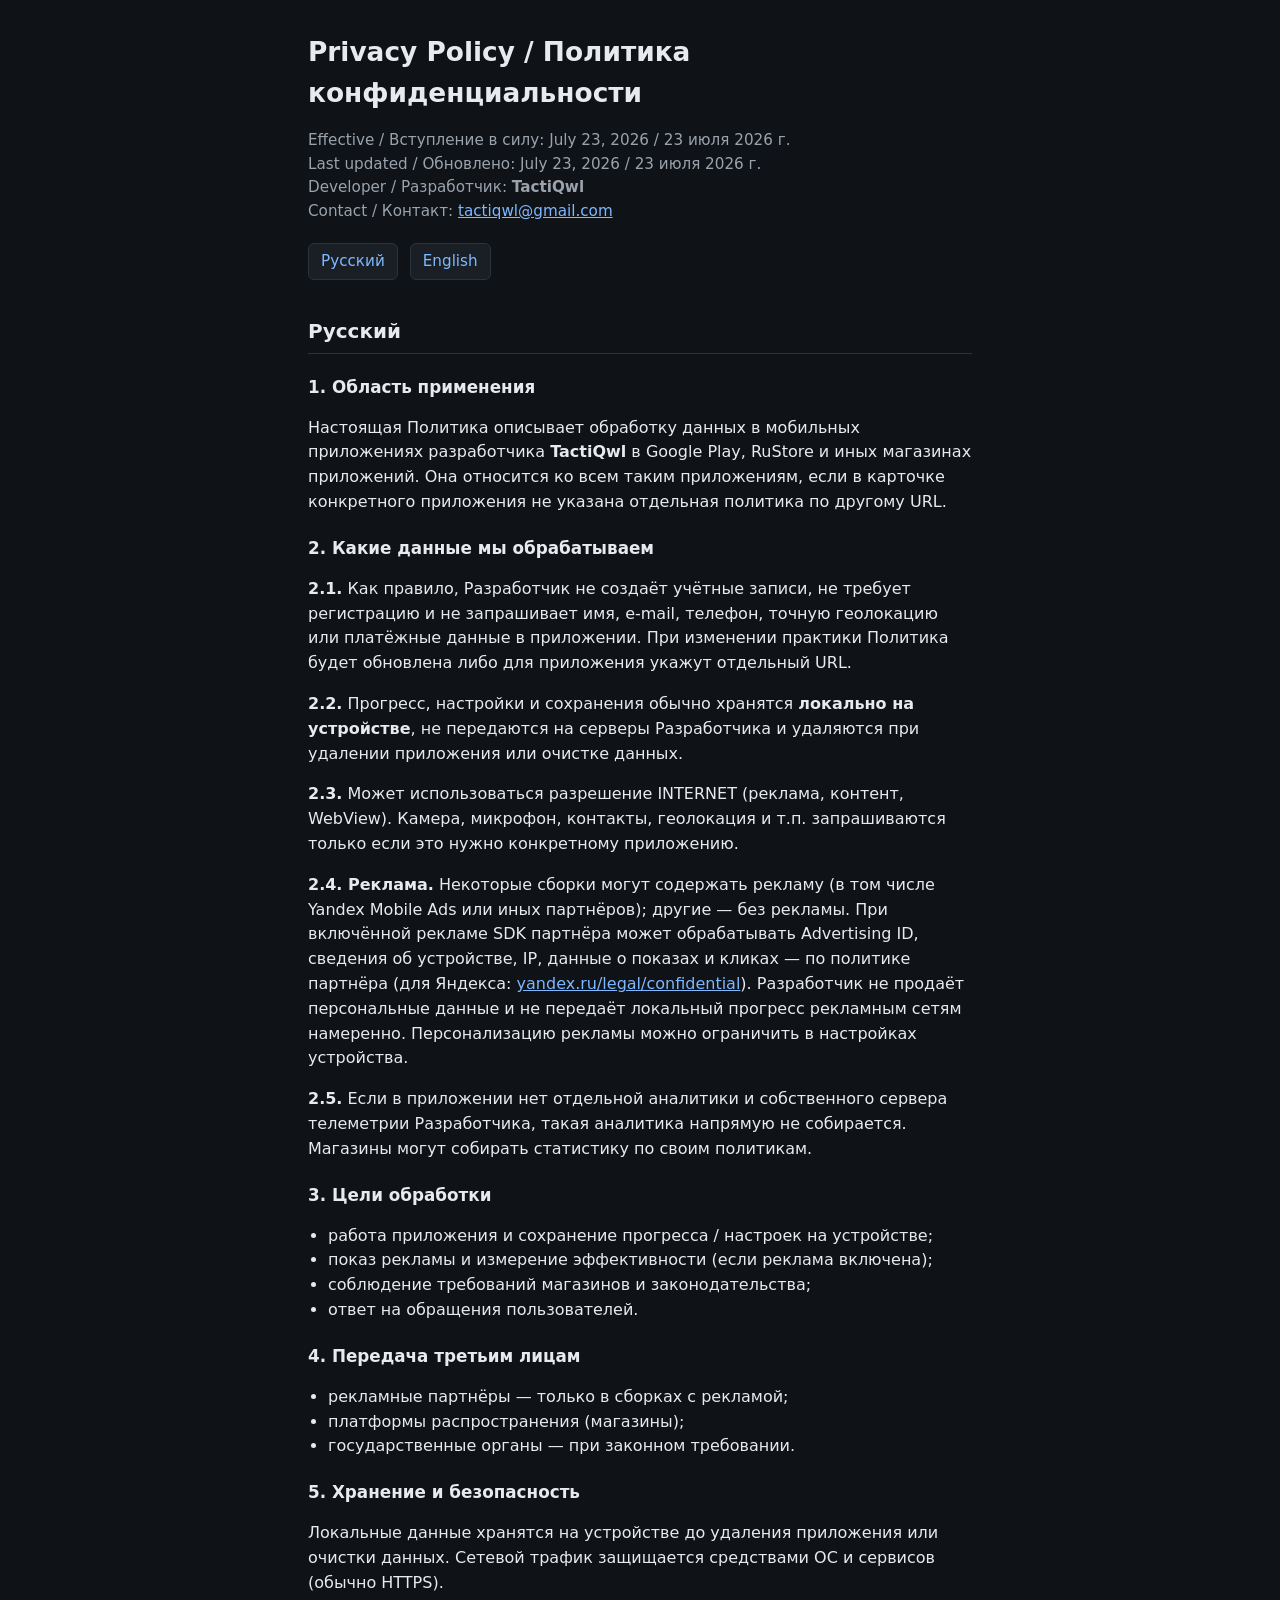
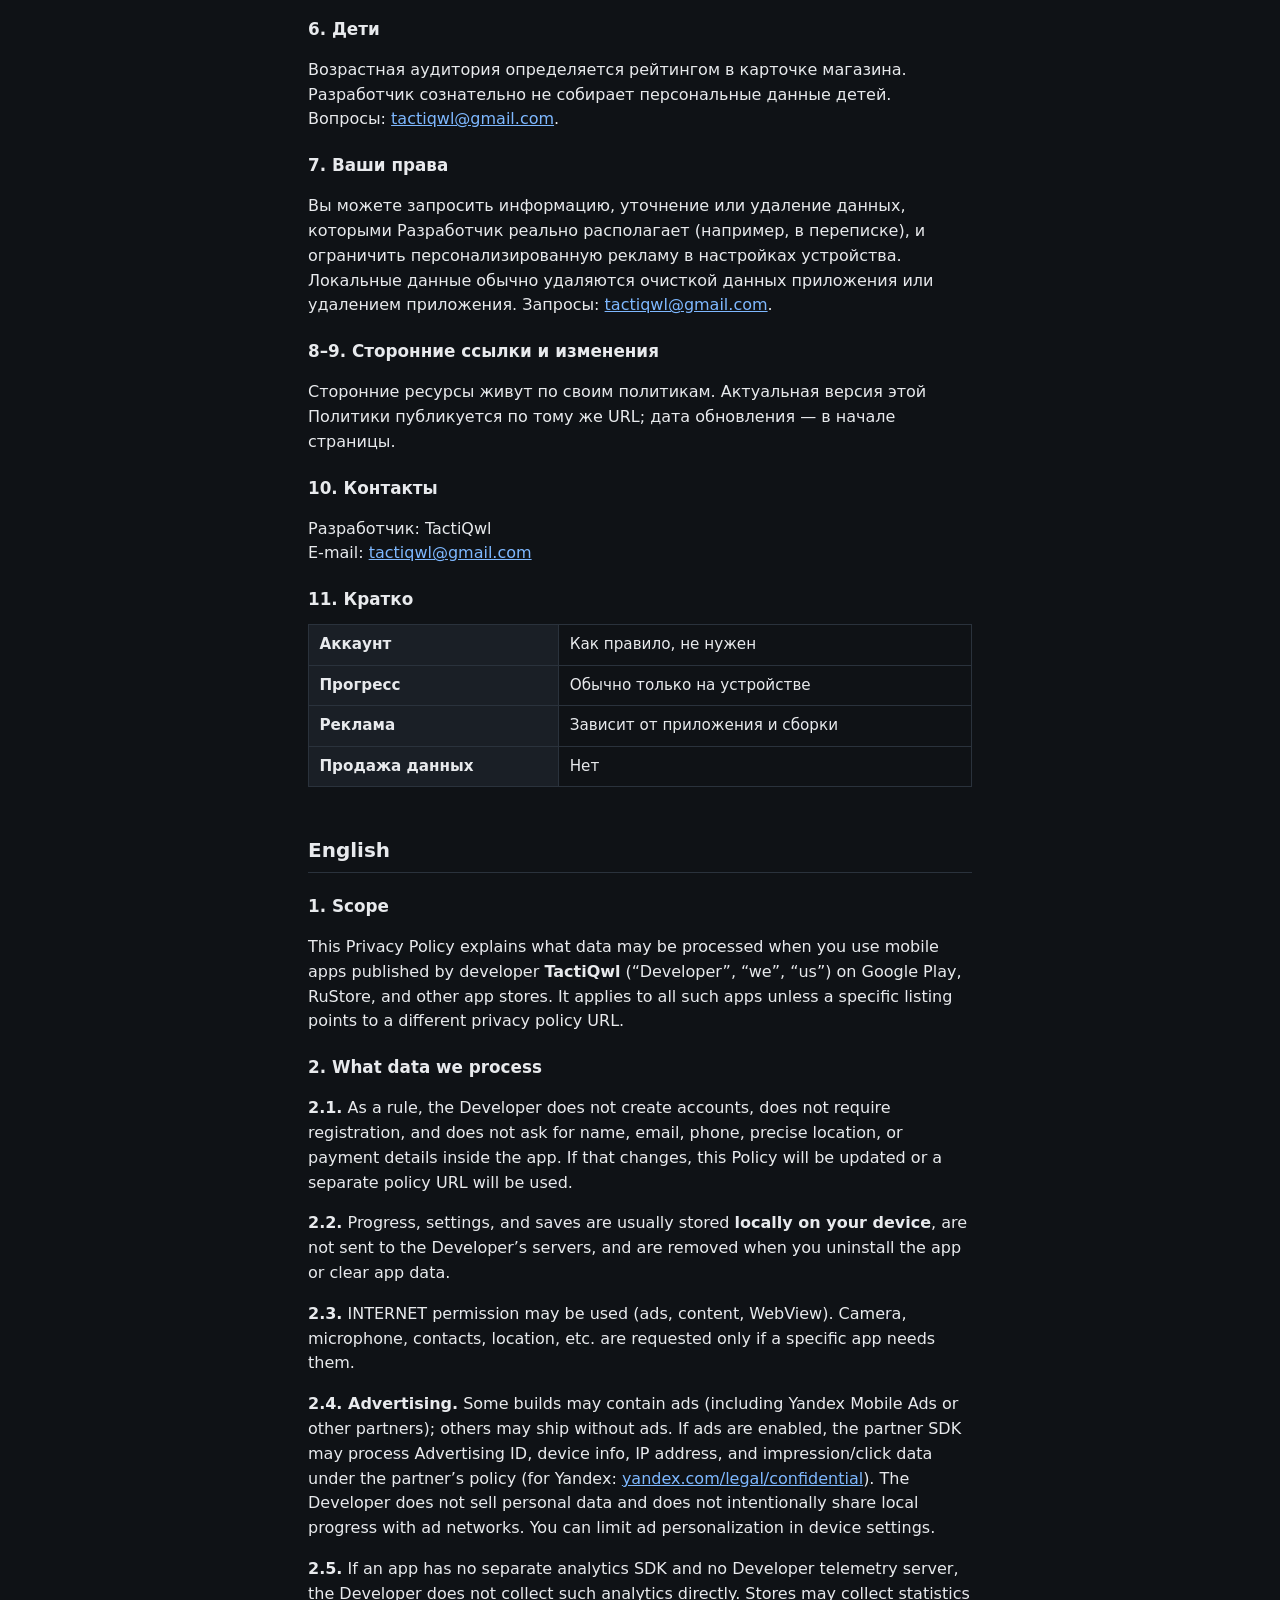
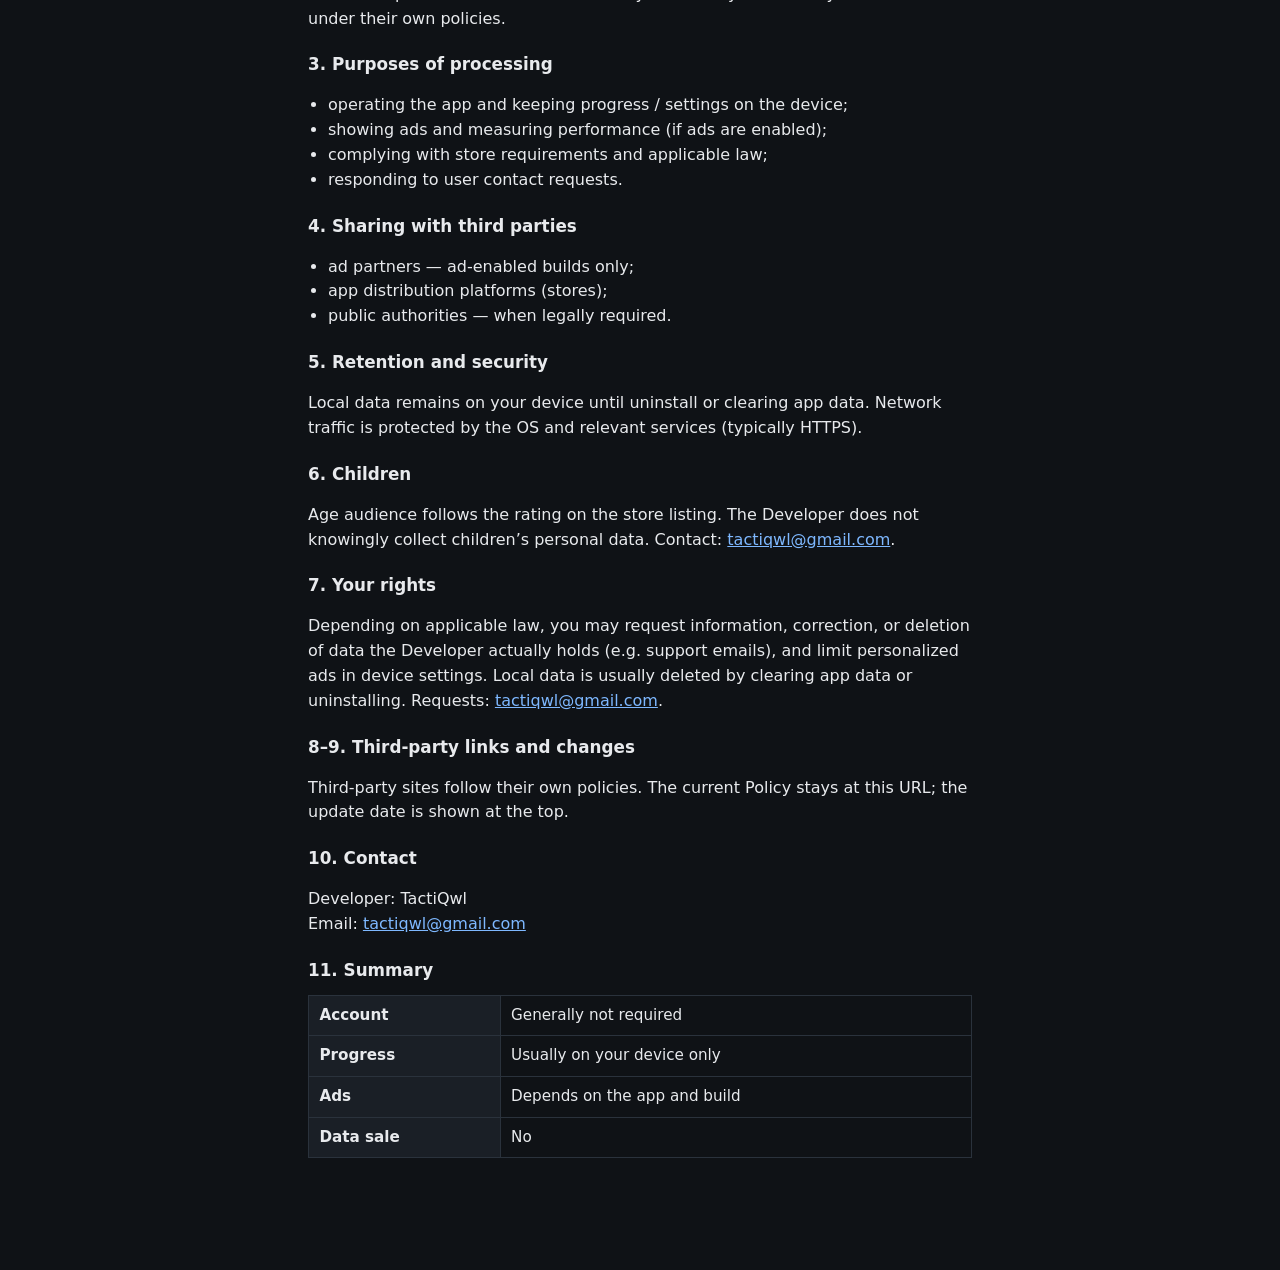
<file: docs/privacy.html>
<!DOCTYPE html>
<html lang="ru">
<head>
  <meta charset="utf-8" />
  <meta name="viewport" content="width=device-width, initial-scale=1" />
  <title>Privacy Policy / Политика конфиденциальности — TactiQwl</title>
  <meta name="description" content="Privacy Policy for TactiQwl apps on Google Play and RuStore. Политика конфиденциальности приложений TactiQwl." />
  <style>
    :root {
      --bg: #0f1216;
      --fg: #e8eaed;
      --muted: #9aa3ad;
      --card: #1a1f26;
      --accent: #7eb8ff;
      --border: #2a323c;
    }
    * { box-sizing: border-box; }
    body {
      margin: 0;
      font-family: "Segoe UI", system-ui, sans-serif;
      background: var(--bg);
      color: var(--fg);
      line-height: 1.55;
    }
    main { max-width: 44rem; margin: 0 auto; padding: 2rem 1.25rem 4rem; }
    h1 { font-size: 1.65rem; margin: 0 0 0.5rem; }
    h2 { font-size: 1.25rem; margin: 2.25rem 0 0.75rem; border-bottom: 1px solid var(--border); padding-bottom: 0.35rem; }
    h3 { font-size: 1.05rem; margin: 1.25rem 0 0.5rem; }
    .meta { color: var(--muted); font-size: 0.95rem; margin-bottom: 1.25rem; }
    a { color: var(--accent); }
    nav.langs {
      display: flex; gap: 0.75rem; flex-wrap: wrap;
      margin: 0 0 1.5rem; font-size: 0.95rem;
    }
    nav.langs a {
      text-decoration: none;
      background: var(--card);
      border: 1px solid var(--border);
      border-radius: 6px;
      padding: 0.35rem 0.75rem;
    }
    table {
      width: 100%; border-collapse: collapse;
      font-size: 0.95rem; margin: 0.75rem 0 1rem;
    }
    th, td {
      border: 1px solid var(--border);
      padding: 0.5rem 0.65rem;
      text-align: left; vertical-align: top;
    }
    th { background: var(--card); }
    .lang-block { margin-bottom: 3rem; }
    ul { padding-left: 1.25rem; }
  </style>
</head>
<body>
  <main>
    <h1>Privacy Policy / Политика конфиденциальности</h1>
    <p class="meta">
      Effective / Вступление в силу: July 23, 2026 / 23 июля 2026 г.<br />
      Last updated / Обновлено: July 23, 2026 / 23 июля 2026 г.<br />
      Developer / Разработчик: <strong>TactiQwl</strong><br />
      Contact / Контакт: <a href="mailto:tactiqwl@gmail.com">tactiqwl@gmail.com</a>
    </p>
    <nav class="langs" aria-label="Language">
      <a href="#ru">Русский</a>
      <a href="#en">English</a>
    </nav>

    <section id="ru" class="lang-block" lang="ru">
      <h2>Русский</h2>

      <h3>1. Область применения</h3>
      <p>
        Настоящая Политика описывает обработку данных в мобильных приложениях разработчика
        <strong>TactiQwl</strong> в Google Play, RuStore и иных магазинах приложений.
        Она относится ко всем таким приложениям, если в карточке конкретного приложения
        не указана отдельная политика по другому URL.
      </p>

      <h3>2. Какие данные мы обрабатываем</h3>
      <p>
        <strong>2.1.</strong> Как правило, Разработчик не создаёт учётные записи, не требует регистрацию
        и не запрашивает имя, e-mail, телефон, точную геолокацию или платёжные данные в приложении.
        При изменении практики Политика будет обновлена либо для приложения укажут отдельный URL.
      </p>
      <p>
        <strong>2.2.</strong> Прогресс, настройки и сохранения обычно хранятся
        <strong>локально на устройстве</strong>, не передаются на серверы Разработчика
        и удаляются при удалении приложения или очистке данных.
      </p>
      <p>
        <strong>2.3.</strong> Может использоваться разрешение INTERNET (реклама, контент, WebView).
        Камера, микрофон, контакты, геолокация и т.п. запрашиваются только если это нужно конкретному приложению.
      </p>
      <p>
        <strong>2.4. Реклама.</strong> Некоторые сборки могут содержать рекламу (в том числе Yandex Mobile Ads
        или иных партнёров); другие — без рекламы. При включённой рекламе SDK партнёра может обрабатывать
        Advertising ID, сведения об устройстве, IP, данные о показах и кликах — по политике партнёра
        (для Яндекса: <a href="https://yandex.ru/legal/confidential/" rel="noopener noreferrer">yandex.ru/legal/confidential</a>).
        Разработчик не продаёт персональные данные и не передаёт локальный прогресс рекламным сетям намеренно.
        Персонализацию рекламы можно ограничить в настройках устройства.
      </p>
      <p>
        <strong>2.5.</strong> Если в приложении нет отдельной аналитики и собственного сервера телеметрии Разработчика,
        такая аналитика напрямую не собирается. Магазины могут собирать статистику по своим политикам.
      </p>

      <h3>3. Цели обработки</h3>
      <ul>
        <li>работа приложения и сохранение прогресса / настроек на устройстве;</li>
        <li>показ рекламы и измерение эффективности (если реклама включена);</li>
        <li>соблюдение требований магазинов и законодательства;</li>
        <li>ответ на обращения пользователей.</li>
      </ul>

      <h3>4. Передача третьим лицам</h3>
      <ul>
        <li>рекламные партнёры — только в сборках с рекламой;</li>
        <li>платформы распространения (магазины);</li>
        <li>государственные органы — при законном требовании.</li>
      </ul>

      <h3>5. Хранение и безопасность</h3>
      <p>
        Локальные данные хранятся на устройстве до удаления приложения или очистки данных.
        Сетевой трафик защищается средствами ОС и сервисов (обычно HTTPS).
      </p>

      <h3>6. Дети</h3>
      <p>
        Возрастная аудитория определяется рейтингом в карточке магазина.
        Разработчик сознательно не собирает персональные данные детей.
        Вопросы: <a href="mailto:tactiqwl@gmail.com">tactiqwl@gmail.com</a>.
      </p>

      <h3>7. Ваши права</h3>
      <p>
        Вы можете запросить информацию, уточнение или удаление данных, которыми Разработчик реально располагает
        (например, в переписке), и ограничить персонализированную рекламу в настройках устройства.
        Локальные данные обычно удаляются очисткой данных приложения или удалением приложения.
        Запросы: <a href="mailto:tactiqwl@gmail.com">tactiqwl@gmail.com</a>.
      </p>

      <h3>8–9. Сторонние ссылки и изменения</h3>
      <p>
        Сторонние ресурсы живут по своим политикам. Актуальная версия этой Политики публикуется по тому же URL;
        дата обновления — в начале страницы.
      </p>

      <h3>10. Контакты</h3>
      <p>
        Разработчик: TactiQwl<br />
        E-mail: <a href="mailto:tactiqwl@gmail.com">tactiqwl@gmail.com</a>
      </p>

      <h3>11. Кратко</h3>
      <table>
        <tbody>
          <tr><th>Аккаунт</th><td>Как правило, не нужен</td></tr>
          <tr><th>Прогресс</th><td>Обычно только на устройстве</td></tr>
          <tr><th>Реклама</th><td>Зависит от приложения и сборки</td></tr>
          <tr><th>Продажа данных</th><td>Нет</td></tr>
        </tbody>
      </table>
    </section>

    <section id="en" class="lang-block" lang="en">
      <h2>English</h2>

      <h3>1. Scope</h3>
      <p>
        This Privacy Policy explains what data may be processed when you use mobile apps published by
        developer <strong>TactiQwl</strong> (“Developer”, “we”, “us”) on Google Play, RuStore, and other app stores.
        It applies to all such apps unless a specific listing points to a different privacy policy URL.
      </p>

      <h3>2. What data we process</h3>
      <p>
        <strong>2.1.</strong> As a rule, the Developer does not create accounts, does not require registration,
        and does not ask for name, email, phone, precise location, or payment details inside the app.
        If that changes, this Policy will be updated or a separate policy URL will be used.
      </p>
      <p>
        <strong>2.2.</strong> Progress, settings, and saves are usually stored
        <strong>locally on your device</strong>, are not sent to the Developer’s servers,
        and are removed when you uninstall the app or clear app data.
      </p>
      <p>
        <strong>2.3.</strong> INTERNET permission may be used (ads, content, WebView).
        Camera, microphone, contacts, location, etc. are requested only if a specific app needs them.
      </p>
      <p>
        <strong>2.4. Advertising.</strong> Some builds may contain ads (including Yandex Mobile Ads or other partners);
        others may ship without ads. If ads are enabled, the partner SDK may process Advertising ID, device info,
        IP address, and impression/click data under the partner’s policy
        (for Yandex: <a href="https://yandex.com/legal/confidential/" rel="noopener noreferrer">yandex.com/legal/confidential</a>).
        The Developer does not sell personal data and does not intentionally share local progress with ad networks.
        You can limit ad personalization in device settings.
      </p>
      <p>
        <strong>2.5.</strong> If an app has no separate analytics SDK and no Developer telemetry server,
        the Developer does not collect such analytics directly. Stores may collect statistics under their own policies.
      </p>

      <h3>3. Purposes of processing</h3>
      <ul>
        <li>operating the app and keeping progress / settings on the device;</li>
        <li>showing ads and measuring performance (if ads are enabled);</li>
        <li>complying with store requirements and applicable law;</li>
        <li>responding to user contact requests.</li>
      </ul>

      <h3>4. Sharing with third parties</h3>
      <ul>
        <li>ad partners — ad-enabled builds only;</li>
        <li>app distribution platforms (stores);</li>
        <li>public authorities — when legally required.</li>
      </ul>

      <h3>5. Retention and security</h3>
      <p>
        Local data remains on your device until uninstall or clearing app data.
        Network traffic is protected by the OS and relevant services (typically HTTPS).
      </p>

      <h3>6. Children</h3>
      <p>
        Age audience follows the rating on the store listing.
        The Developer does not knowingly collect children’s personal data.
        Contact: <a href="mailto:tactiqwl@gmail.com">tactiqwl@gmail.com</a>.
      </p>

      <h3>7. Your rights</h3>
      <p>
        Depending on applicable law, you may request information, correction, or deletion of data
        the Developer actually holds (e.g. support emails), and limit personalized ads in device settings.
        Local data is usually deleted by clearing app data or uninstalling.
        Requests: <a href="mailto:tactiqwl@gmail.com">tactiqwl@gmail.com</a>.
      </p>

      <h3>8–9. Third-party links and changes</h3>
      <p>
        Third-party sites follow their own policies. The current Policy stays at this URL;
        the update date is shown at the top.
      </p>

      <h3>10. Contact</h3>
      <p>
        Developer: TactiQwl<br />
        Email: <a href="mailto:tactiqwl@gmail.com">tactiqwl@gmail.com</a>
      </p>

      <h3>11. Summary</h3>
      <table>
        <tbody>
          <tr><th>Account</th><td>Generally not required</td></tr>
          <tr><th>Progress</th><td>Usually on your device only</td></tr>
          <tr><th>Ads</th><td>Depends on the app and build</td></tr>
          <tr><th>Data sale</th><td>No</td></tr>
        </tbody>
      </table>
    </section>
  </main>
</body>
</html>
</file>
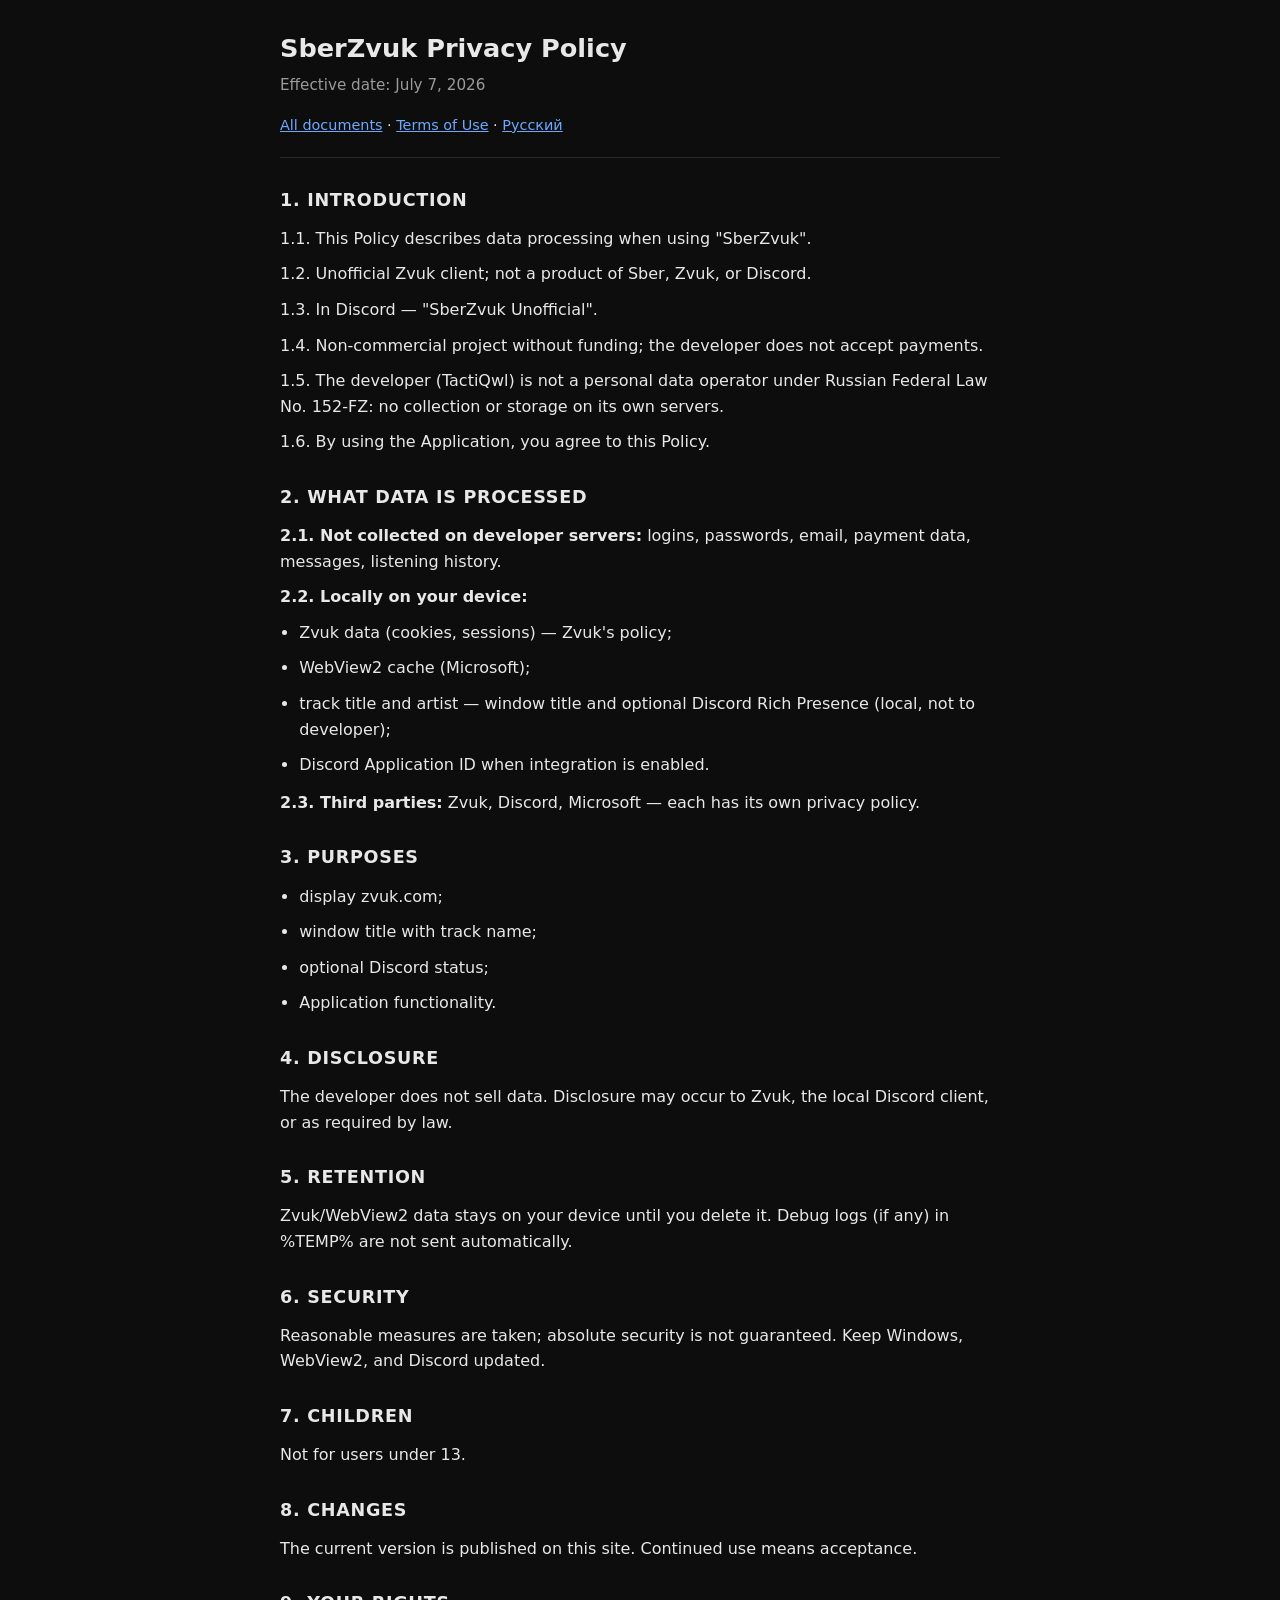
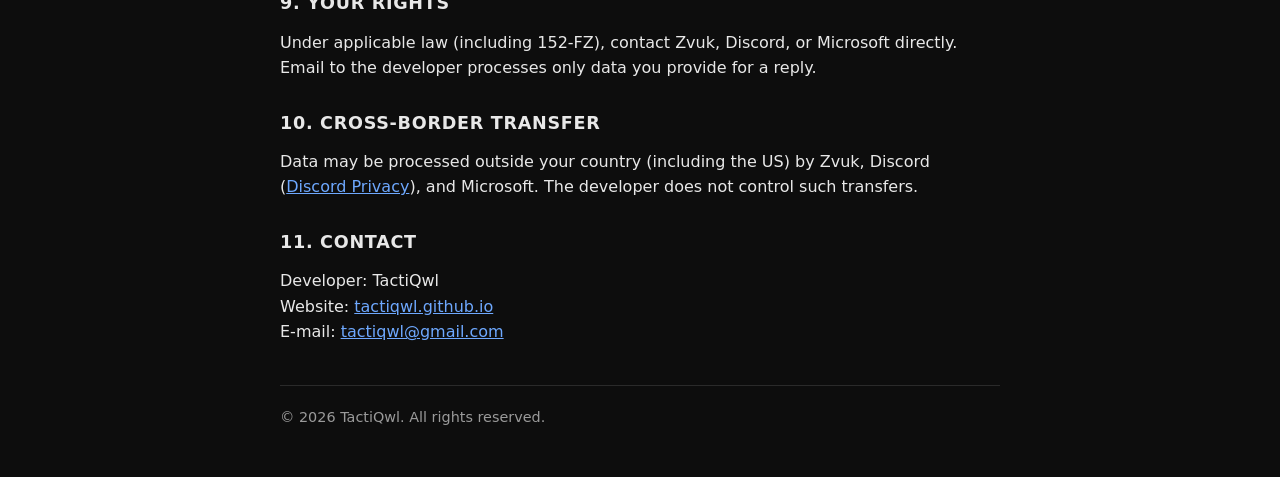
<file: sberzvuk/privacy-en.html>
<!DOCTYPE html>
<html lang="en">
<head>
  <meta charset="utf-8">
  <meta name="viewport" content="width=device-width, initial-scale=1">
  <title>SberZvuk — Privacy Policy</title>
  <link rel="stylesheet" href="style.css">
</head>
<body>
  <div class="wrap">
    <header>
      <h1>SberZvuk Privacy Policy</h1>
      <p class="meta">Effective date: July 7, 2026</p>
      <nav>
        <a href="index.html">All documents</a> ·
        <a href="terms-en.html">Terms of Use</a> ·
        <a href="privacy.html">Русский</a>
      </nav>
    </header>

    <h2>1. Introduction</h2>
    <p>1.1. This Policy describes data processing when using "SberZvuk".</p>
    <p>1.2. Unofficial Zvuk client; not a product of Sber, Zvuk, or Discord.</p>
    <p>1.3. In Discord — "SberZvuk Unofficial".</p>
    <p>1.4. Non-commercial project without funding; the developer does not accept payments.</p>
    <p>1.5. The developer (TactiQwl) is not a personal data operator under Russian Federal Law No. 152-FZ: no collection or storage on its own servers.</p>
    <p>1.6. By using the Application, you agree to this Policy.</p>

    <h2>2. What data is processed</h2>
    <p><strong>2.1. Not collected on developer servers:</strong> logins, passwords, email, payment data, messages, listening history.</p>
    <p><strong>2.2. Locally on your device:</strong></p>
    <ul>
      <li>Zvuk data (cookies, sessions) — Zvuk's policy;</li>
      <li>WebView2 cache (Microsoft);</li>
      <li>track title and artist — window title and optional Discord Rich Presence (local, not to developer);</li>
      <li>Discord Application ID when integration is enabled.</li>
    </ul>
    <p><strong>2.3. Third parties:</strong> Zvuk, Discord, Microsoft — each has its own privacy policy.</p>

    <h2>3. Purposes</h2>
    <ul>
      <li>display zvuk.com;</li>
      <li>window title with track name;</li>
      <li>optional Discord status;</li>
      <li>Application functionality.</li>
    </ul>

    <h2>4. Disclosure</h2>
    <p>The developer does not sell data. Disclosure may occur to Zvuk, the local Discord client, or as required by law.</p>

    <h2>5. Retention</h2>
    <p>Zvuk/WebView2 data stays on your device until you delete it. Debug logs (if any) in %TEMP% are not sent automatically.</p>

    <h2>6. Security</h2>
    <p>Reasonable measures are taken; absolute security is not guaranteed. Keep Windows, WebView2, and Discord updated.</p>

    <h2>7. Children</h2>
    <p>Not for users under 13.</p>

    <h2>8. Changes</h2>
    <p>The current version is published on this site. Continued use means acceptance.</p>

    <h2>9. Your rights</h2>
    <p>Under applicable law (including 152-FZ), contact Zvuk, Discord, or Microsoft directly. Email to the developer processes only data you provide for a reply.</p>

    <h2>10. Cross-border transfer</h2>
    <p>Data may be processed outside your country (including the US) by Zvuk, Discord (<a href="https://discord.com/privacy">Discord Privacy</a>), and Microsoft. The developer does not control such transfers.</p>

    <h2>11. Contact</h2>
    <p>Developer: TactiQwl<br>
    Website: <a href="https://tactiqwl.github.io/">tactiqwl.github.io</a><br>
    E-mail: <a href="mailto:tactiqwl@gmail.com">tactiqwl@gmail.com</a></p>

    <footer>© 2026 TactiQwl. All rights reserved.</footer>
  </div>
</body>
</html>
</file>
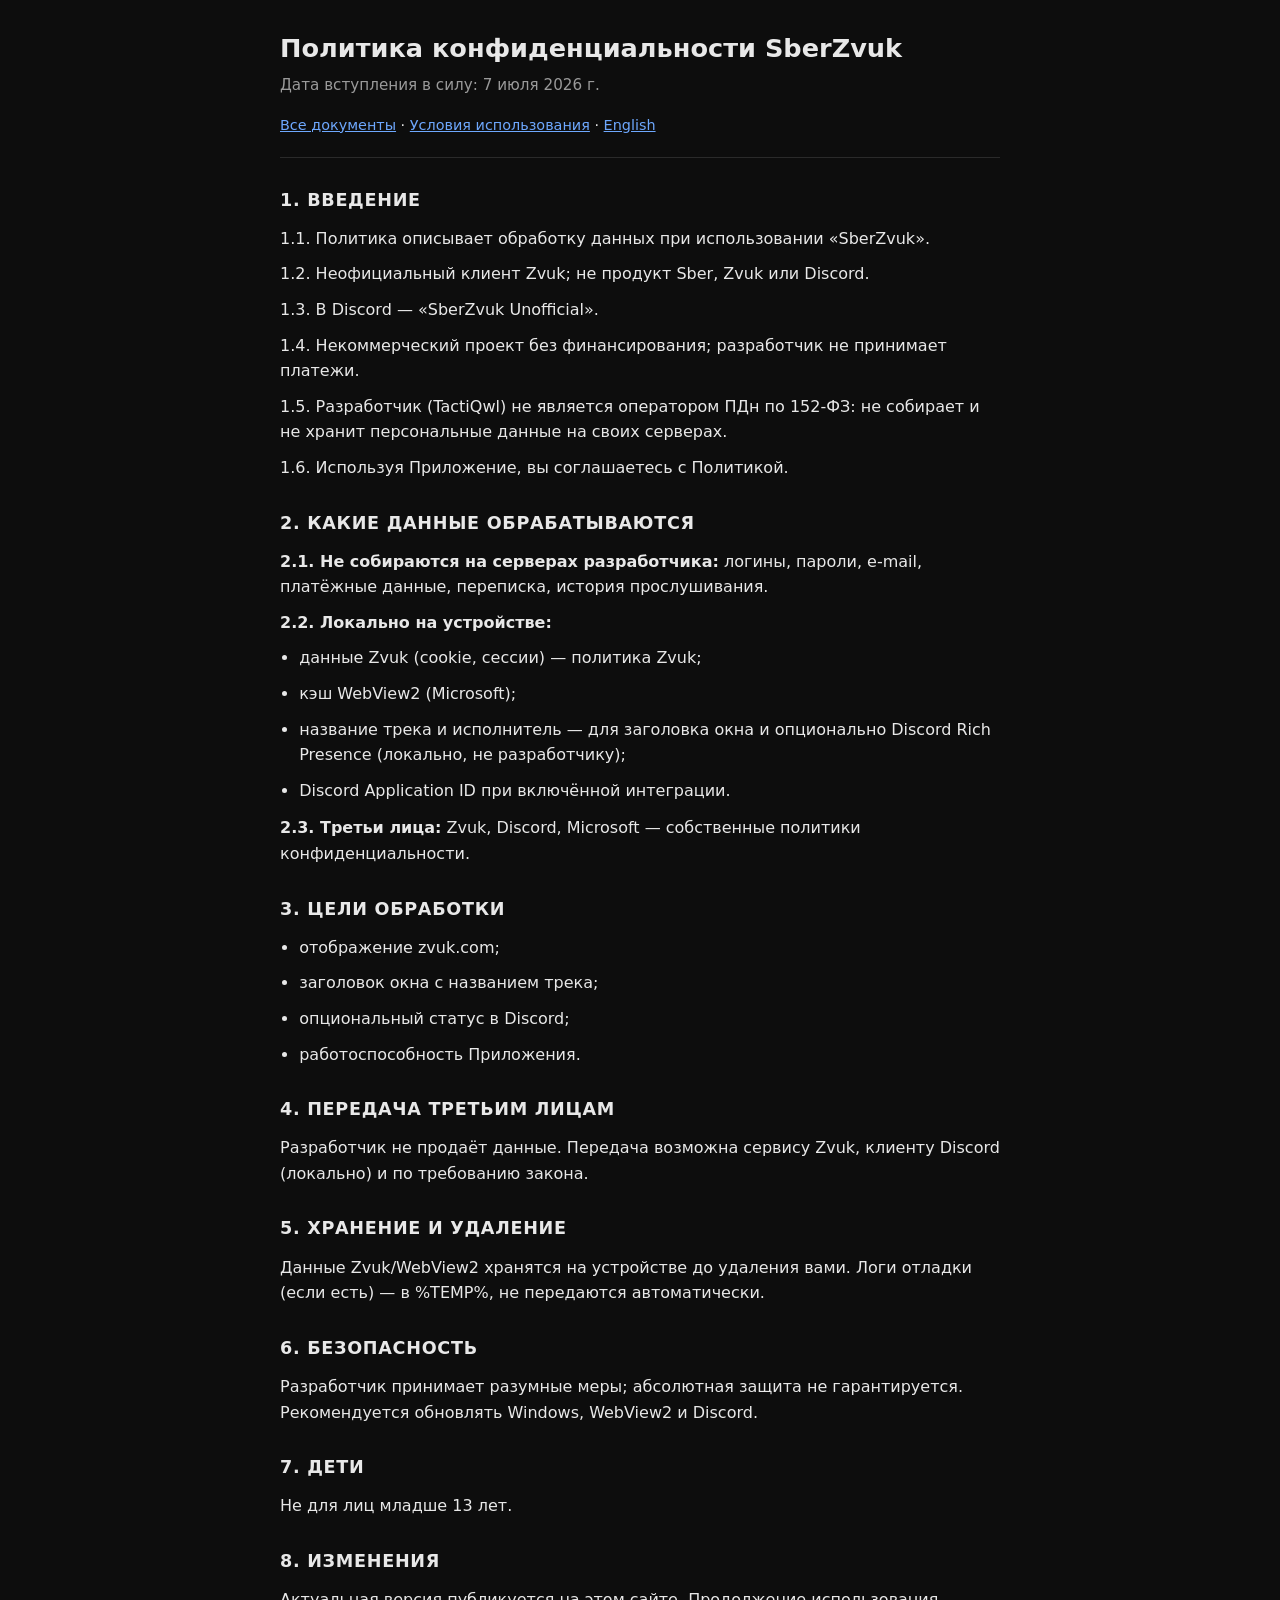
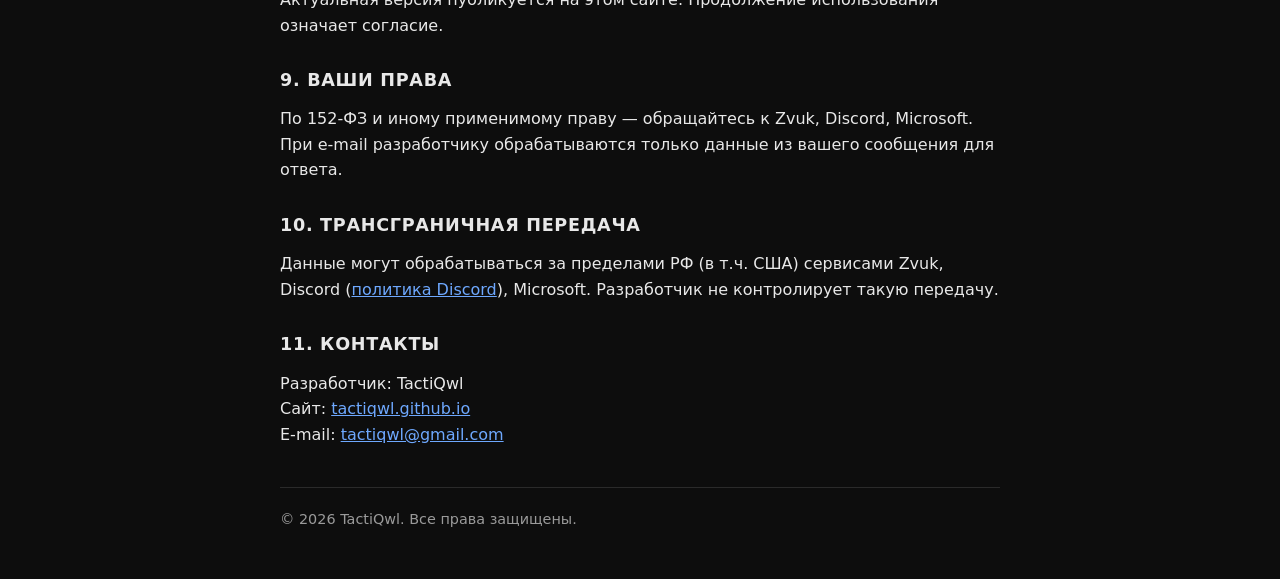
<file: sberzvuk/privacy.html>
<!DOCTYPE html>
<html lang="ru">
<head>
  <meta charset="utf-8">
  <meta name="viewport" content="width=device-width, initial-scale=1">
  <title>SberZvuk — политика конфиденциальности</title>
  <link rel="stylesheet" href="style.css">
</head>
<body>
  <div class="wrap">
    <header>
      <h1>Политика конфиденциальности SberZvuk</h1>
      <p class="meta">Дата вступления в силу: 7 июля 2026 г.</p>
      <nav>
        <a href="index.html">Все документы</a> ·
        <a href="terms.html">Условия использования</a> ·
        <a href="privacy-en.html">English</a>
      </nav>
    </header>

    <h2>1. Введение</h2>
    <p>1.1. Политика описывает обработку данных при использовании «SberZvuk».</p>
    <p>1.2. Неофициальный клиент Zvuk; не продукт Sber, Zvuk или Discord.</p>
    <p>1.3. В Discord — «SberZvuk Unofficial».</p>
    <p>1.4. Некоммерческий проект без финансирования; разработчик не принимает платежи.</p>
    <p>1.5. Разработчик (TactiQwl) не является оператором ПДн по 152-ФЗ: не собирает и не хранит персональные данные на своих серверах.</p>
    <p>1.6. Используя Приложение, вы соглашаетесь с Политикой.</p>

    <h2>2. Какие данные обрабатываются</h2>
    <p><strong>2.1. Не собираются на серверах разработчика:</strong> логины, пароли, e-mail, платёжные данные, переписка, история прослушивания.</p>
    <p><strong>2.2. Локально на устройстве:</strong></p>
    <ul>
      <li>данные Zvuk (cookie, сессии) — политика Zvuk;</li>
      <li>кэш WebView2 (Microsoft);</li>
      <li>название трека и исполнитель — для заголовка окна и опционально Discord Rich Presence (локально, не разработчику);</li>
      <li>Discord Application ID при включённой интеграции.</li>
    </ul>
    <p><strong>2.3. Третьи лица:</strong> Zvuk, Discord, Microsoft — собственные политики конфиденциальности.</p>

    <h2>3. Цели обработки</h2>
    <ul>
      <li>отображение zvuk.com;</li>
      <li>заголовок окна с названием трека;</li>
      <li>опциональный статус в Discord;</li>
      <li>работоспособность Приложения.</li>
    </ul>

    <h2>4. Передача третьим лицам</h2>
    <p>Разработчик не продаёт данные. Передача возможна сервису Zvuk, клиенту Discord (локально) и по требованию закона.</p>

    <h2>5. Хранение и удаление</h2>
    <p>Данные Zvuk/WebView2 хранятся на устройстве до удаления вами. Логи отладки (если есть) — в %TEMP%, не передаются автоматически.</p>

    <h2>6. Безопасность</h2>
    <p>Разработчик принимает разумные меры; абсолютная защита не гарантируется. Рекомендуется обновлять Windows, WebView2 и Discord.</p>

    <h2>7. Дети</h2>
    <p>Не для лиц младше 13 лет.</p>

    <h2>8. Изменения</h2>
    <p>Актуальная версия публикуется на этом сайте. Продолжение использования означает согласие.</p>

    <h2>9. Ваши права</h2>
    <p>По 152-ФЗ и иному применимому праву — обращайтесь к Zvuk, Discord, Microsoft. При e-mail разработчику обрабатываются только данные из вашего сообщения для ответа.</p>

    <h2>10. Трансграничная передача</h2>
    <p>Данные могут обрабатываться за пределами РФ (в т.ч. США) сервисами Zvuk, Discord (<a href="https://discord.com/privacy">политика Discord</a>), Microsoft. Разработчик не контролирует такую передачу.</p>

    <h2>11. Контакты</h2>
    <p>Разработчик: TactiQwl<br>
    Сайт: <a href="https://tactiqwl.github.io/">tactiqwl.github.io</a><br>
    E-mail: <a href="mailto:tactiqwl@gmail.com">tactiqwl@gmail.com</a></p>

    <footer>© 2026 TactiQwl. Все права защищены.</footer>
  </div>
</body>
</html>
</file>
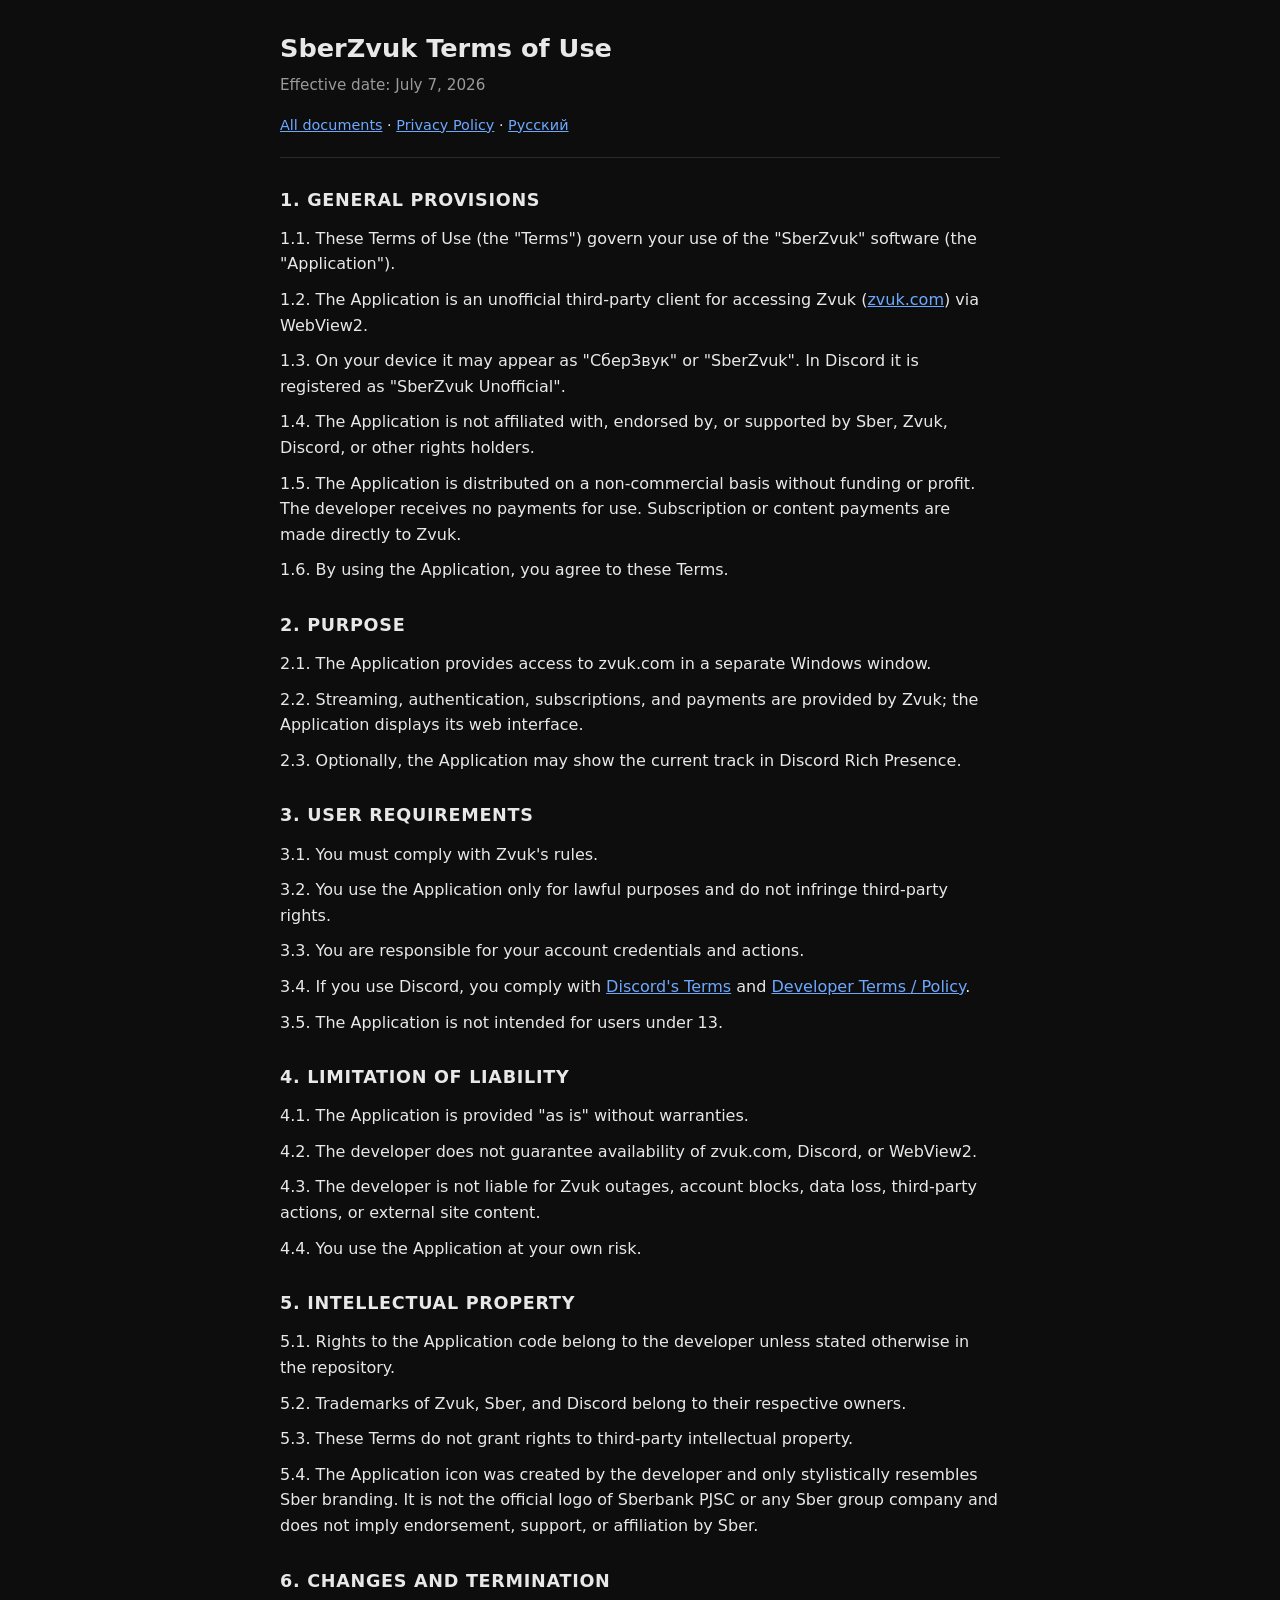
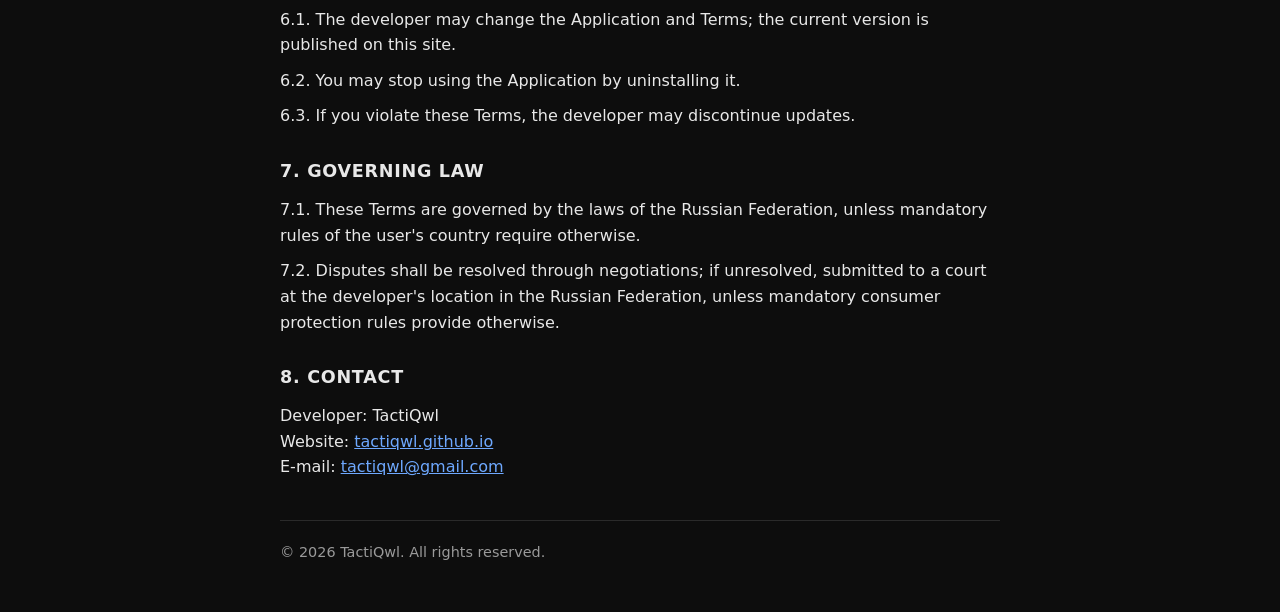
<file: sberzvuk/terms-en.html>
<!DOCTYPE html>
<html lang="en">
<head>
  <meta charset="utf-8">
  <meta name="viewport" content="width=device-width, initial-scale=1">
  <title>SberZvuk — Terms of Use</title>
  <link rel="stylesheet" href="style.css">
</head>
<body>
  <div class="wrap">
    <header>
      <h1>SberZvuk Terms of Use</h1>
      <p class="meta">Effective date: July 7, 2026</p>
      <nav>
        <a href="index.html">All documents</a> ·
        <a href="privacy-en.html">Privacy Policy</a> ·
        <a href="terms.html">Русский</a>
      </nav>
    </header>

    <h2>1. General provisions</h2>
    <p>1.1. These Terms of Use (the "Terms") govern your use of the "SberZvuk" software (the "Application").</p>
    <p>1.2. The Application is an unofficial third-party client for accessing Zvuk (<a href="https://zvuk.com/">zvuk.com</a>) via WebView2.</p>
    <p>1.3. On your device it may appear as "СберЗвук" or "SberZvuk". In Discord it is registered as "SberZvuk Unofficial".</p>
    <p>1.4. The Application is not affiliated with, endorsed by, or supported by Sber, Zvuk, Discord, or other rights holders.</p>
    <p>1.5. The Application is distributed on a non-commercial basis without funding or profit. The developer receives no payments for use. Subscription or content payments are made directly to Zvuk.</p>
    <p>1.6. By using the Application, you agree to these Terms.</p>

    <h2>2. Purpose</h2>
    <p>2.1. The Application provides access to zvuk.com in a separate Windows window.</p>
    <p>2.2. Streaming, authentication, subscriptions, and payments are provided by Zvuk; the Application displays its web interface.</p>
    <p>2.3. Optionally, the Application may show the current track in Discord Rich Presence.</p>

    <h2>3. User requirements</h2>
    <p>3.1. You must comply with Zvuk's rules.</p>
    <p>3.2. You use the Application only for lawful purposes and do not infringe third-party rights.</p>
    <p>3.3. You are responsible for your account credentials and actions.</p>
    <p>3.4. If you use Discord, you comply with <a href="https://discord.com/terms">Discord's Terms</a> and <a href="https://discord.com/developers/docs/policies-and-agreements">Developer Terms / Policy</a>.</p>
    <p>3.5. The Application is not intended for users under 13.</p>

    <h2>4. Limitation of liability</h2>
    <p>4.1. The Application is provided "as is" without warranties.</p>
    <p>4.2. The developer does not guarantee availability of zvuk.com, Discord, or WebView2.</p>
    <p>4.3. The developer is not liable for Zvuk outages, account blocks, data loss, third-party actions, or external site content.</p>
    <p>4.4. You use the Application at your own risk.</p>

    <h2>5. Intellectual property</h2>
    <p>5.1. Rights to the Application code belong to the developer unless stated otherwise in the repository.</p>
    <p>5.2. Trademarks of Zvuk, Sber, and Discord belong to their respective owners.</p>
    <p>5.3. These Terms do not grant rights to third-party intellectual property.</p>
    <p>5.4. The Application icon was created by the developer and only stylistically resembles Sber branding. It is not the official logo of Sberbank PJSC or any Sber group company and does not imply endorsement, support, or affiliation by Sber.</p>

    <h2>6. Changes and termination</h2>
    <p>6.1. The developer may change the Application and Terms; the current version is published on this site.</p>
    <p>6.2. You may stop using the Application by uninstalling it.</p>
    <p>6.3. If you violate these Terms, the developer may discontinue updates.</p>

    <h2>7. Governing law</h2>
    <p>7.1. These Terms are governed by the laws of the Russian Federation, unless mandatory rules of the user's country require otherwise.</p>
    <p>7.2. Disputes shall be resolved through negotiations; if unresolved, submitted to a court at the developer's location in the Russian Federation, unless mandatory consumer protection rules provide otherwise.</p>

    <h2>8. Contact</h2>
    <p>Developer: TactiQwl<br>
    Website: <a href="https://tactiqwl.github.io/">tactiqwl.github.io</a><br>
    E-mail: <a href="mailto:tactiqwl@gmail.com">tactiqwl@gmail.com</a></p>

    <footer>© 2026 TactiQwl. All rights reserved.</footer>
  </div>
</body>
</html>
</file>
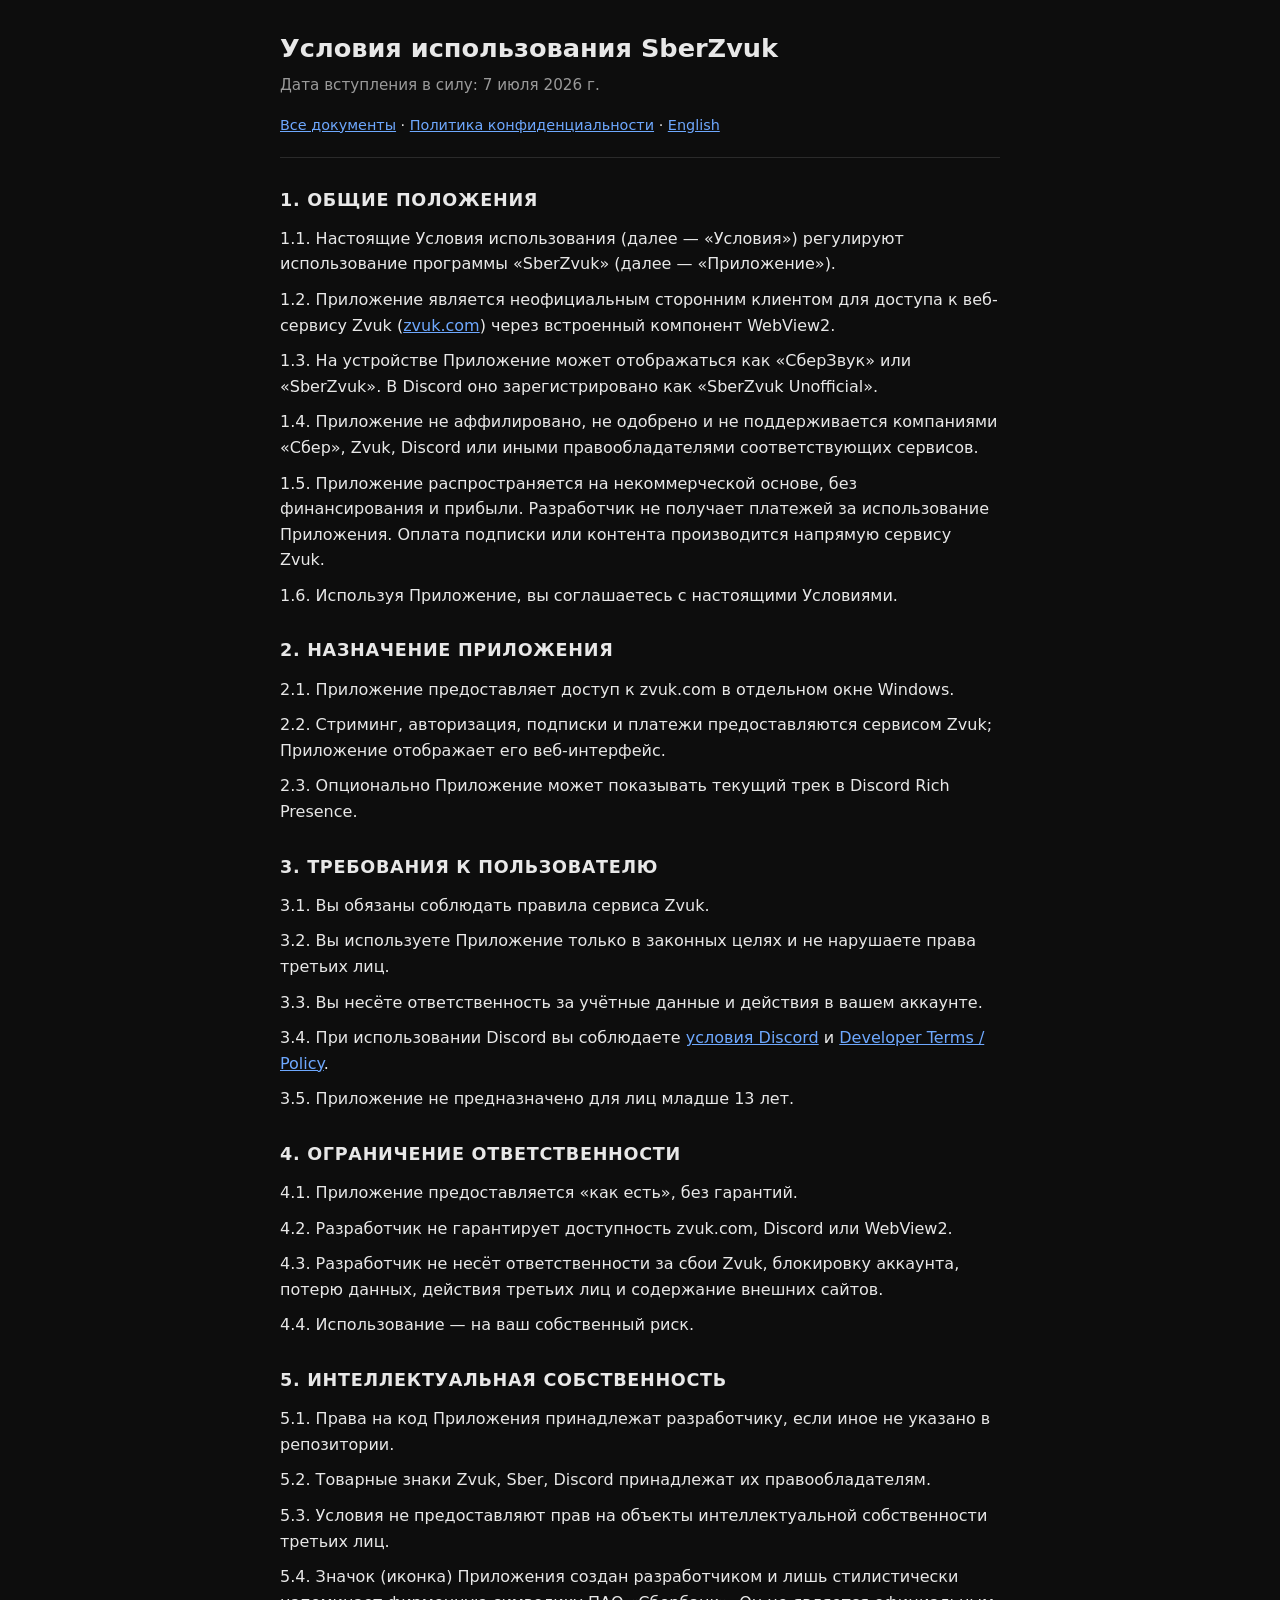
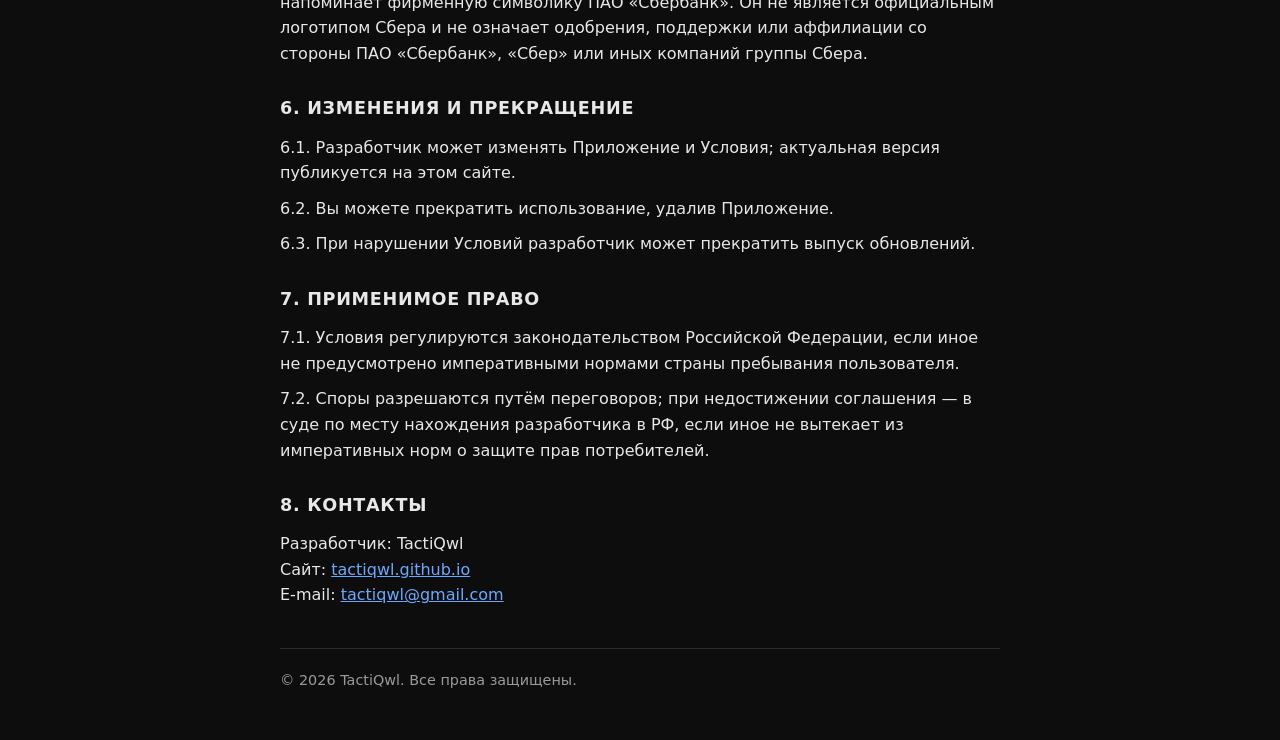
<file: sberzvuk/terms.html>
<!DOCTYPE html>
<html lang="ru">
<head>
  <meta charset="utf-8">
  <meta name="viewport" content="width=device-width, initial-scale=1">
  <title>SberZvuk — условия использования</title>
  <link rel="stylesheet" href="style.css">
</head>
<body>
  <div class="wrap">
    <header>
      <h1>Условия использования SberZvuk</h1>
      <p class="meta">Дата вступления в силу: 7 июля 2026 г.</p>
      <nav>
        <a href="index.html">Все документы</a> ·
        <a href="privacy.html">Политика конфиденциальности</a> ·
        <a href="terms-en.html">English</a>
      </nav>
    </header>

    <h2>1. Общие положения</h2>
    <p>1.1. Настоящие Условия использования (далее — «Условия») регулируют использование программы «SberZvuk» (далее — «Приложение»).</p>
    <p>1.2. Приложение является неофициальным сторонним клиентом для доступа к веб-сервису Zvuk (<a href="https://zvuk.com/">zvuk.com</a>) через встроенный компонент WebView2.</p>
    <p>1.3. На устройстве Приложение может отображаться как «СберЗвук» или «SberZvuk». В Discord оно зарегистрировано как «SberZvuk Unofficial».</p>
    <p>1.4. Приложение не аффилировано, не одобрено и не поддерживается компаниями «Сбер», Zvuk, Discord или иными правообладателями соответствующих сервисов.</p>
    <p>1.5. Приложение распространяется на некоммерческой основе, без финансирования и прибыли. Разработчик не получает платежей за использование Приложения. Оплата подписки или контента производится напрямую сервису Zvuk.</p>
    <p>1.6. Используя Приложение, вы соглашаетесь с настоящими Условиями.</p>

    <h2>2. Назначение приложения</h2>
    <p>2.1. Приложение предоставляет доступ к zvuk.com в отдельном окне Windows.</p>
    <p>2.2. Стриминг, авторизация, подписки и платежи предоставляются сервисом Zvuk; Приложение отображает его веб-интерфейс.</p>
    <p>2.3. Опционально Приложение может показывать текущий трек в Discord Rich Presence.</p>

    <h2>3. Требования к пользователю</h2>
    <p>3.1. Вы обязаны соблюдать правила сервиса Zvuk.</p>
    <p>3.2. Вы используете Приложение только в законных целях и не нарушаете права третьих лиц.</p>
    <p>3.3. Вы несёте ответственность за учётные данные и действия в вашем аккаунте.</p>
    <p>3.4. При использовании Discord вы соблюдаете <a href="https://discord.com/terms">условия Discord</a> и <a href="https://discord.com/developers/docs/policies-and-agreements">Developer Terms / Policy</a>.</p>
    <p>3.5. Приложение не предназначено для лиц младше 13 лет.</p>

    <h2>4. Ограничение ответственности</h2>
    <p>4.1. Приложение предоставляется «как есть», без гарантий.</p>
    <p>4.2. Разработчик не гарантирует доступность zvuk.com, Discord или WebView2.</p>
    <p>4.3. Разработчик не несёт ответственности за сбои Zvuk, блокировку аккаунта, потерю данных, действия третьих лиц и содержание внешних сайтов.</p>
    <p>4.4. Использование — на ваш собственный риск.</p>

    <h2>5. Интеллектуальная собственность</h2>
    <p>5.1. Права на код Приложения принадлежат разработчику, если иное не указано в репозитории.</p>
    <p>5.2. Товарные знаки Zvuk, Sber, Discord принадлежат их правообладателям.</p>
    <p>5.3. Условия не предоставляют прав на объекты интеллектуальной собственности третьих лиц.</p>
    <p>5.4. Значок (иконка) Приложения создан разработчиком и лишь стилистически напоминает фирменную символику ПАО «Сбербанк». Он не является официальным логотипом Сбера и не означает одобрения, поддержки или аффилиации со стороны ПАО «Сбербанк», «Сбер» или иных компаний группы Сбера.</p>

    <h2>6. Изменения и прекращение</h2>
    <p>6.1. Разработчик может изменять Приложение и Условия; актуальная версия публикуется на этом сайте.</p>
    <p>6.2. Вы можете прекратить использование, удалив Приложение.</p>
    <p>6.3. При нарушении Условий разработчик может прекратить выпуск обновлений.</p>

    <h2>7. Применимое право</h2>
    <p>7.1. Условия регулируются законодательством Российской Федерации, если иное не предусмотрено императивными нормами страны пребывания пользователя.</p>
    <p>7.2. Споры разрешаются путём переговоров; при недостижении соглашения — в суде по месту нахождения разработчика в РФ, если иное не вытекает из императивных норм о защите прав потребителей.</p>

    <h2>8. Контакты</h2>
    <p>Разработчик: TactiQwl<br>
    Сайт: <a href="https://tactiqwl.github.io/">tactiqwl.github.io</a><br>
    E-mail: <a href="mailto:tactiqwl@gmail.com">tactiqwl@gmail.com</a></p>

    <footer>© 2026 TactiQwl. Все права защищены.</footer>
  </div>
</body>
</html>
</file>
<file: sberzvuk/style.css>
:root {
  color-scheme: dark;
  --bg: #0d0d0d;
  --text: #e8e8e8;
  --muted: #9a9a9a;
  --accent: #6ea8fe;
  --border: #2a2a2a;
}

* { box-sizing: border-box; }

body {
  margin: 0;
  background: var(--bg);
  color: var(--text);
  font: 16px/1.6 "Segoe UI", system-ui, sans-serif;
}

.wrap {
  max-width: 760px;
  margin: 0 auto;
  padding: 32px 20px 48px;
}

header {
  border-bottom: 1px solid var(--border);
  margin-bottom: 28px;
  padding-bottom: 20px;
}

h1 {
  margin: 0 0 8px;
  font-size: 1.6rem;
  line-height: 1.3;
}

.meta { color: var(--muted); font-size: 0.95rem; }

nav {
  margin: 16px 0 0;
  font-size: 0.9rem;
}

nav a { color: var(--accent); }

h2 {
  margin: 28px 0 12px;
  font-size: 1.1rem;
  text-transform: uppercase;
  letter-spacing: 0.04em;
}

p, li { margin: 0 0 10px; }

ul { margin: 0 0 12px; padding-left: 1.2rem; }

a { color: var(--accent); }

footer {
  margin-top: 40px;
  padding-top: 20px;
  border-top: 1px solid var(--border);
  color: var(--muted);
  font-size: 0.9rem;
}
</file>
